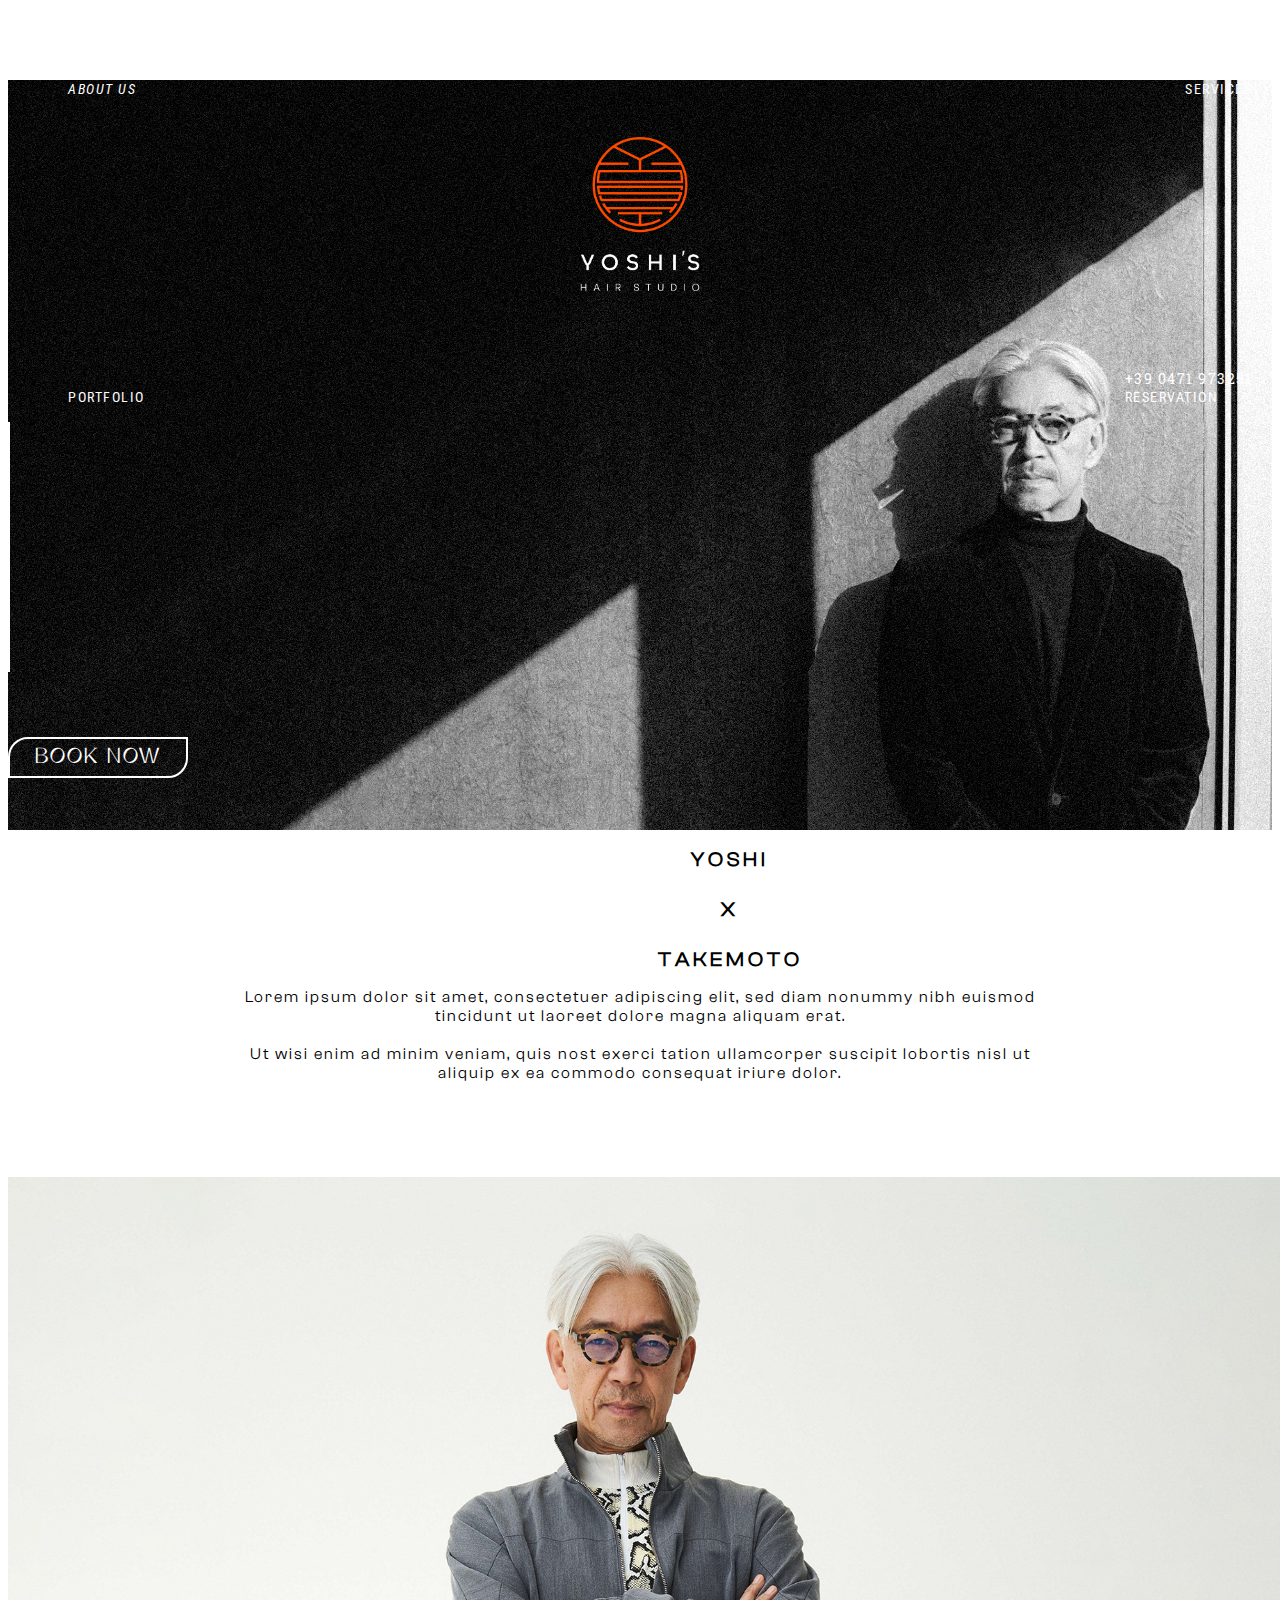
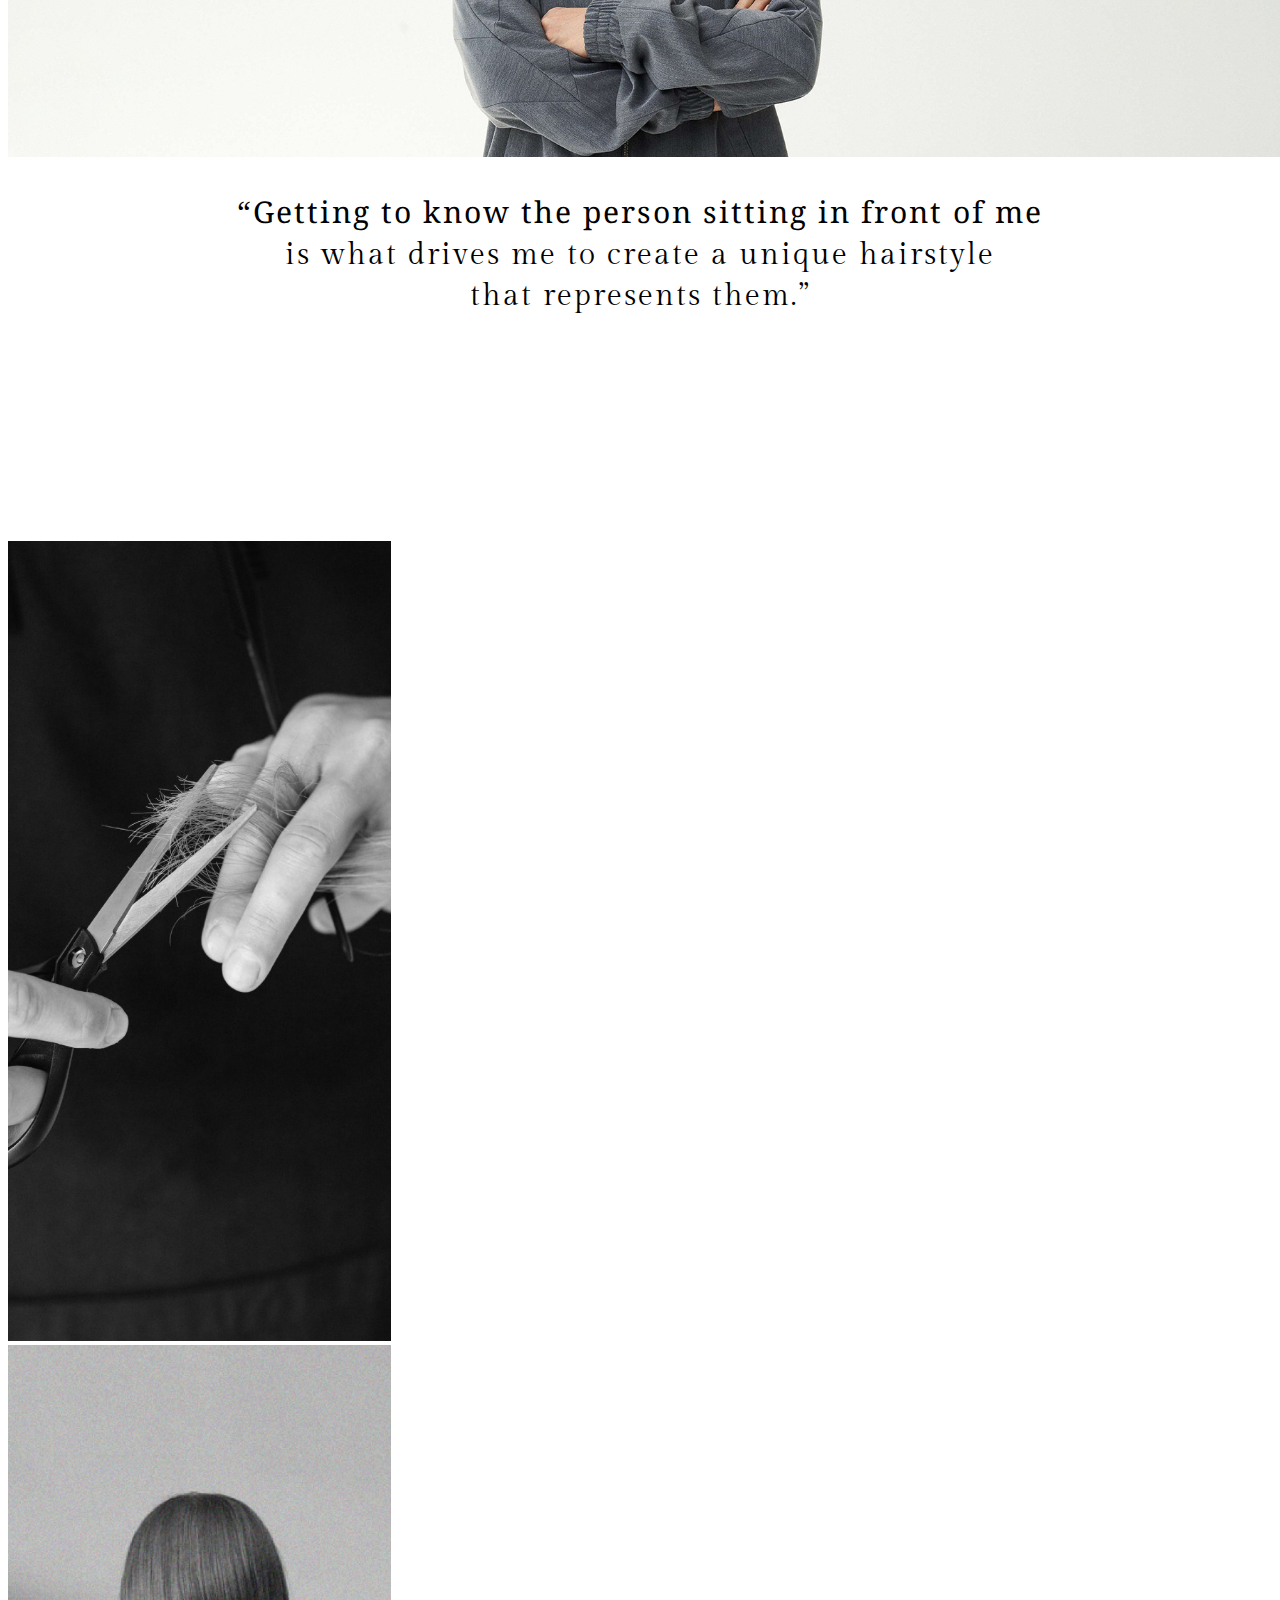
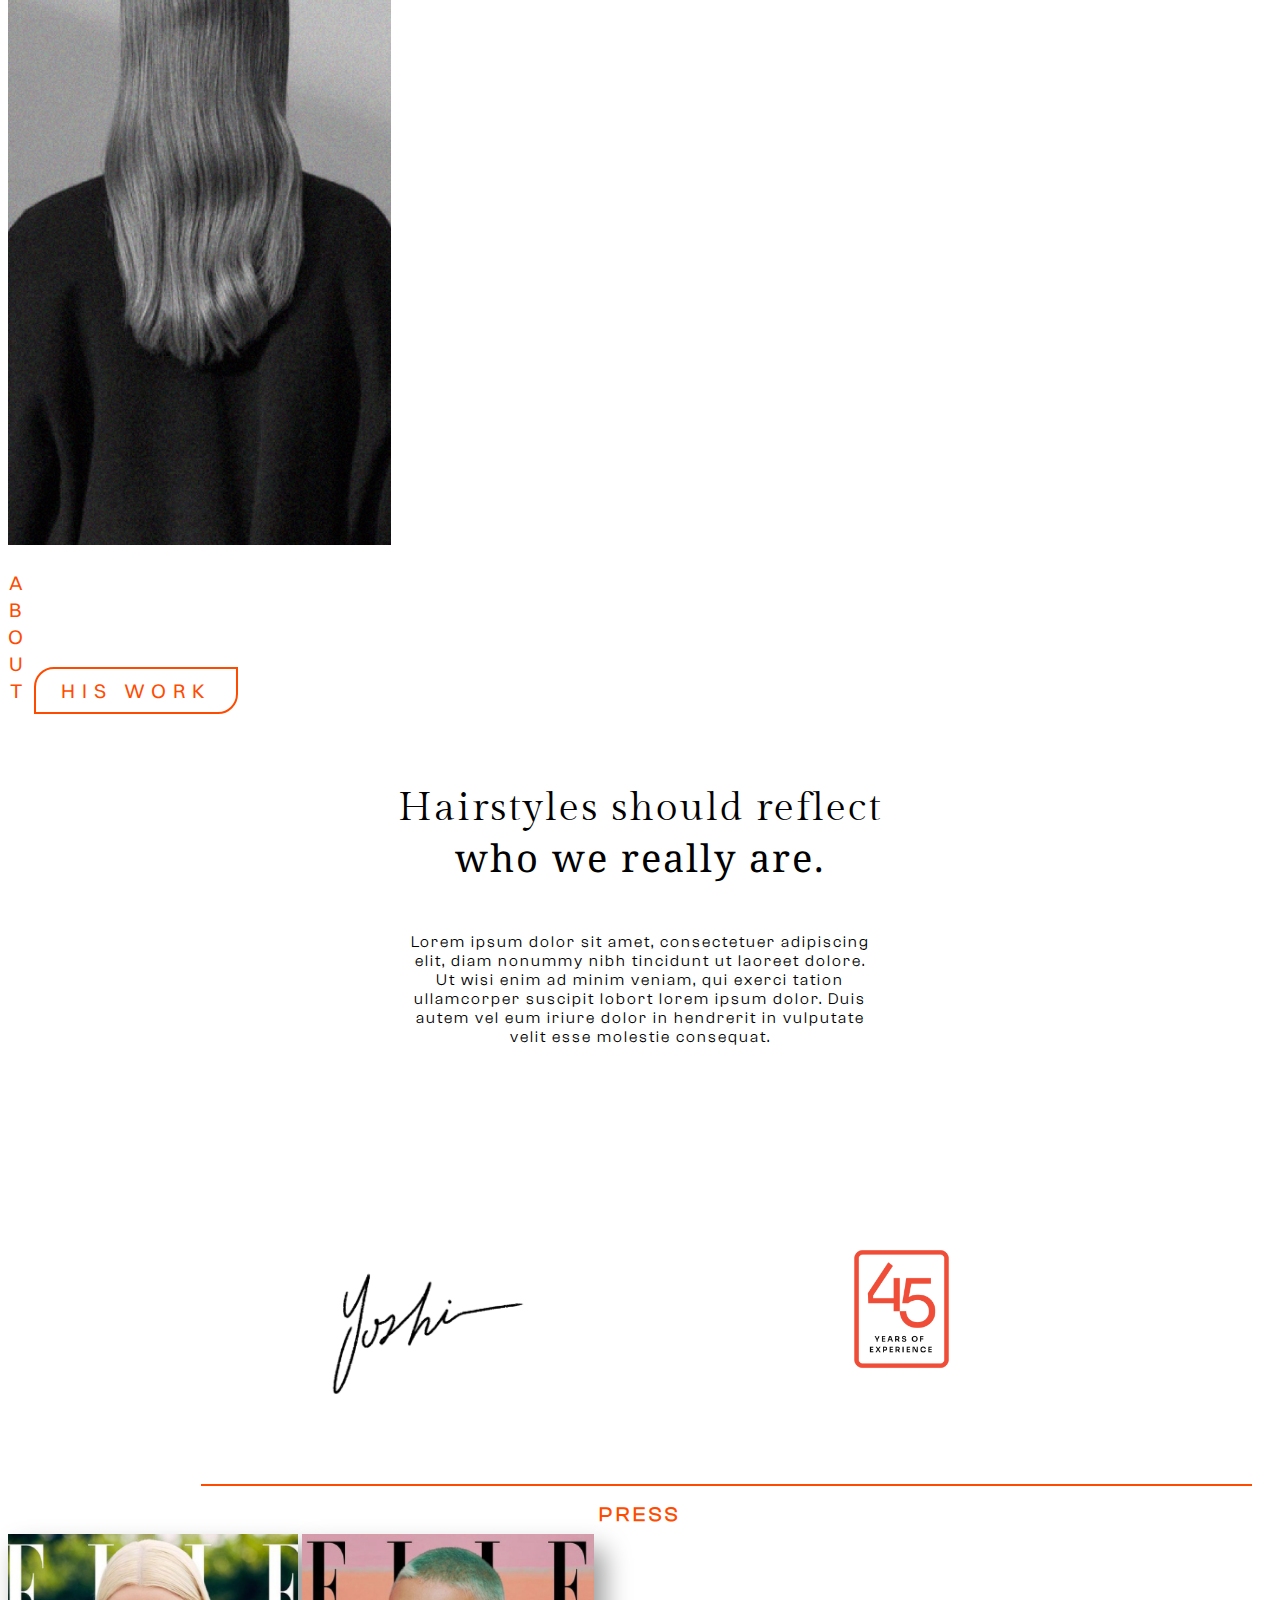
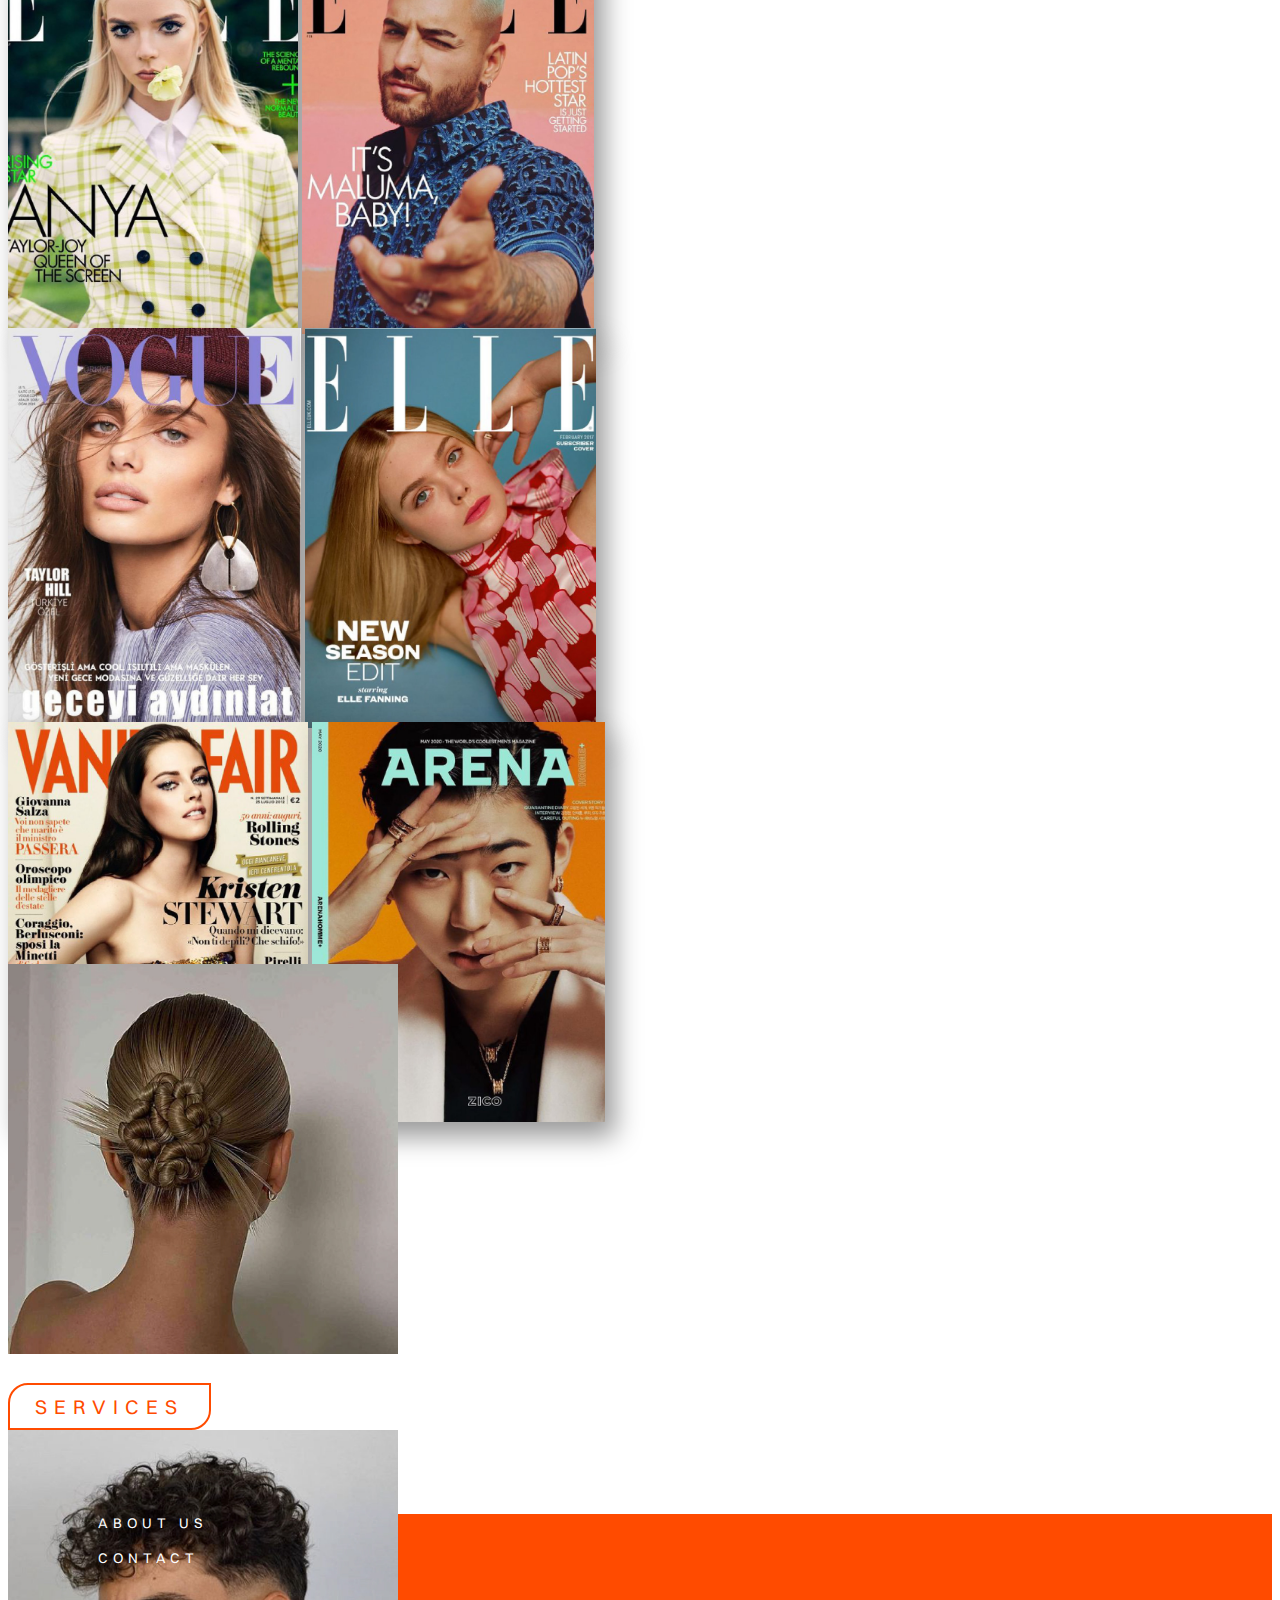
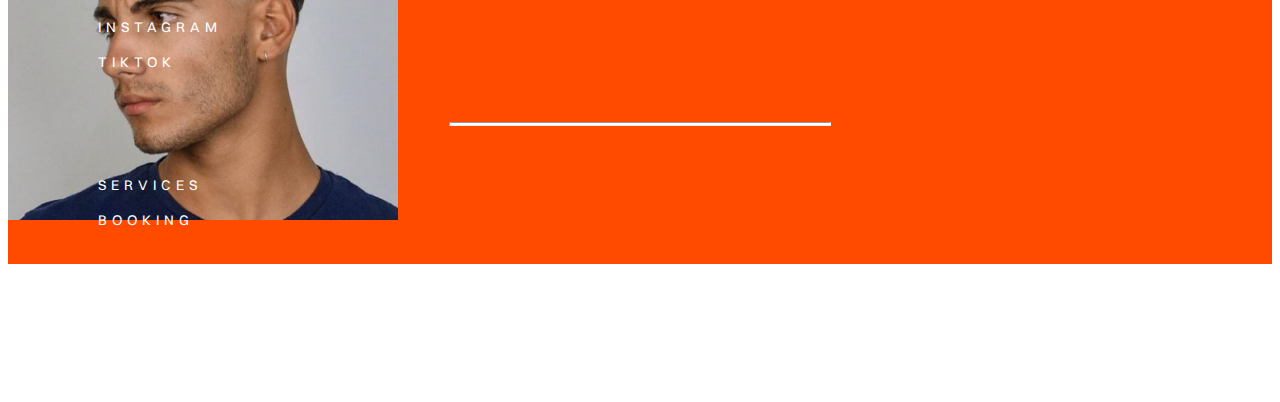
<file: about.html>
<!DOCTYPE html>
<html lang="en">
<head>
    <meta charset="UTF-8">
    <meta name="viewport" content="width=device-width, initial-scale=1.0">
    <title>About Yoshi</title>
    <link href="https://cdn.jsdelivr.net/npm/bootstrap@5.3.2/dist/css/bootstrap.min.css" rel="stylesheet" integrity="sha384-T3c6CoIi6uLrA9TneNEoa7RxnatzjcDSCmG1MXxSR1GAsXEV/Dwwykc2MPK8M2HN" crossorigin="anonymous">
    <script src="https://cdn.jsdelivr.net/npm/bootstrap@5.3.2/dist/js/bootstrap.bundle.min.js" integrity="sha384-C6RzsynM9kWDrMNeT87bh95OGNyZPhcTNXj1NW7RuBCsyN/o0jlpcV8Qyq46cDfL" crossorigin="anonymous"></script>
    <link rel="shortcut icon" href="../images/home/icon_logo.png" type="image/x-icon">
    <link rel="stylesheet" href="../css/about.css">
</head>
<body>
    
    <div class="container-fluid header">
    
        <div class="container-fluid ">
        <nav class="row navigationBar"> <!--fixed-top-->
            <div class="col-4">
                <ul class="navFirstSection">  
                    <li>
                    <a class="italicFont" href="about.html">ABOUT US</a>
                    </li>
                    <li>
                    <a class="navFont" href="services.html">SERVICES</a>
                    </li>
                </ul>   
            </div>
            <div class="col-4 logo">
                <a href="index.html">
                    <img  class="logo" src="../images/home/yoshi_logo.png">
                </a>
            </div>
            <div class="col-4">
                <ul class="navSecondSection">
                    <li>
                        <a class="navFont" href="portfolio.html">PORTFOLIO</a>
                    </li>
                    <div class="">
                        <li class="phoneWeb">
                            <a class="phoneFont" href="#">+39 0471 973251</a>
                        </li>
                        <li>
                            <a class="navFont" href="reservation.html">RESERVATION</a>
                        </li>
                    </div>
                    
                </ul>
            </div>
        </nav>
        </div>
            
    
            <div class="container-fluid">
                <div class="row">
                    <div class="callToActionSection col-12 d-flex justify-content-center align-items-center flex-column">
                        <div class="vlWhite"></div>
                        <!--<img class="whiteLine" src="../images/home/white_line.png">-->
                        <button class="callToActionButton"><a class="whiteTextBtn" href="reservation.html">BOOK NOW</a></button>
                    </div>
                </div>
            </div>
    
    </div>

    <div class="container-fluid">
        <div class="row introSection">
            <div class="col-lg-4 col-md-12 col-12 d-flex justify-content-center align-items-center yoshiTitle">
                <h2 class="sansFont">YOSHI <br><br>X<br><br> TAKEMOTO </h2>
            </div>
            <div class="col-lg-8 col-md-12 col-12 d-flex justify-content-center align-items-center text-center aboutYoshiText">
                <p class="bodyText"> Lorem ipsum dolor sit amet, consectetuer adipiscing elit, sed diam nonummy nibh euismod tincidunt ut laoreet dolore magna aliquam erat.<br><br> Ut wisi enim ad minim veniam, quis nost exerci tation ullamcorper suscipit lobortis nisl ut aliquip ex ea commodo consequat iriure dolor. </p>
            </div>
        </div>  
        <div class="row">
            <div class="col-lg-12 d-flex flex-column justify-content-center align-items-center">
                <img class="bigImg mb-3" src="../images/about/yoshi_1.jpeg">
                <img class="bigImgMobile mb-3" src="../images/about/yoshi_mobile.jpg">
            </div>
        </div>  
        <div class="row quoteSection">
            <div class="col-lg-12 col-md-12 col-12 d-flex flex-column justify-content-center align-items-center text-center">
                <p class="serifQuoteFont">“Getting to know the person sitting in front of me <br><span class="quoteText">is what drives me to create a unique hairstyle <br>that represents them.”</span> </p>
            </div>
        </div>
        <div class="row">
            <div class="col-lg-4 col-md-6 col-6 d-flex justify-content-end align-items-center">
                <img class="tallImg" src="../images/about/photos_about_1.jpg">
            </div>
            <div class="col-lg-4 col-md-6 col-6 d-flex justify-content-end align-items-center">
                <img class="tallImg" src="../images/about/photos_about_2.jpg">
            </div>
            <div class="col-lg-4 col-12 aboutWorkSection d-flex flex-column justify-content-center align-items-center text-center">
                <p class="verticalText mb-5"> A <br> B <br> O <br> U <br> T </p>
                <button class="redBtn mt-5"><a class="redTextBtn" href="portfolio.html">HIS WORK</a></button>
            </div>
        </div>  
        <div class="row signatureSection">
            <div class="col-lg-12 col-md-12 col-12 d-flex flex-column justify-content-center align-items-center text-center">
                <h3 class="subtitleSerif mb-5"> Hairstyles should reflect <br><span class="subtitleItalics">who we really are.</span> </h3>
                <p class="bodyText marginText"> Lorem ipsum dolor sit amet, consectetuer adipiscing elit, diam nonummy nibh tincidunt ut laoreet dolore. Ut wisi enim ad minim veniam, qui exerci tation ullamcorper suscipit lobort lorem ipsum dolor. Duis autem vel eum iriure dolor in hendrerit in vulputate velit esse molestie consequat.</p>
            </div>
        </div>  
        <div class="row">
            <div class="col-lg-12 col-md-12 col-12 labelSection">
                <img class="signature " src="../images/about/firma.jpg">
                <img class="stamp " src="../images/about/45.png">
            </div>
        </div>   
    </div>

    <div class="container pressSection">
        <div class="row">
            <div class="col-12 d-flex justify-content-center align-items-center mb-5">
                <hr class="redLine">
                <h2 class="sansFont red">PRESS</h2>
            </div>
        </div>

        <div class="row pressWeb">
            <div class="col-lg-4 mt-5 d-flex flex-column justify-content-center align-items-center">
                <img class="magImg mb-5" src="../images/about/mag_1.jpg">
                <img class="magImg " src="../images/about/mag_2.jpg">
            </div>
            <div class="col-lg-4 mt-5 d-flex flex-column justify-content-center align-items-center">
                <img class="magImg mb-5" src="../images/about/mag_3.jpg">
                <img class="magImg" src="../images/about/mag_4.jpg">
            </div>
            <div class="col-lg-4 mt-5 d-flex flex-column justify-content-center align-items-center">
                <img class="magImg mb-5" src="../images/about/mag_5.jpg">
                <img class="magImg " src="../images/about/mag_6.jpg">
            </div>
        </div>

        <div class="pressMobile">
        <div id="carouselExampleIndicators" class="col-12 review carousel slide d-flex">
            <div class="carousel-inner text-center">
                <div class="carousel-item active">
                    <img src="../images/about/mag_1.jpg" class="d-block w-75" alt="...">
                </div>
                <div class="carousel-item">
                    <img src="../images/about/mag_2.jpg" class="d-block w-75" alt="...">
                </div>
                <div class="carousel-item">
                    <img src="../images/about/mag_3.jpg" class="d-block w-75" alt="...">
                </div>
                <div class="carousel-item">
                    <img src="../images/about/mag_4.jpg" class="d-block w-75" alt="...">
                </div>
                <div class="carousel-item">
                    <img src="../images/about/mag_5.jpg" class="d-block w-75" alt="...">
                </div>
                <div class="carousel-item">
                    <img src="../images/about/mag_6.jpg" class="d-block w-75" alt="...">
                </div> 
            </div>
            <div class="">
                <button class="carousel-control-prev" type="button" data-bs-target="#carouselExampleIndicators" data-bs-slide="prev">
                    <span class="carousel-control-prev-icon" aria-hidden="true"></span>
                    <span class="visually-hidden"></span>
                  </button>
                  <button class="carousel-control-next" type="button" data-bs-target="#carouselExampleIndicators" data-bs-slide="next">
                    <span class="carousel-control-next-icon" aria-hidden="true"></span>
                    <span class="visually-hidden"></span>
                  </button>
            </div>
        </div>
    </div>


    </div>

    <div class="container finalCTA">
        <div class="row">
            <div class="col-lg-4 d-flex justify-content-center align-items-center">
                <img class="squareImg " src="../images/about/hairstyle_w.jpg">
            </div>
            <div class="col-lg-4 d-flex justify-content-center align-items-center">
                <button class="redBtn"><a class="redTextBtn" href="services.html">SERVICES</a></button>
            </div>
            <div class="col-lg-4 d-flex justify-content-center align-items-center">
                <img class="squareImg " src="../images/about/hairstyle_m.jpg">
            </div>
        </div>
    </div>


    <footer>
        <div class="container-fluid footerSectionWeb">
            <div class="row ">
                <div class="marginRowFooter col-6 d-flex justify-content-evenly">
                    <ul>
                        <li>  <a class="footerFont" href="about.html">ABOUT US</a> </li>
                    </ul>
                    <ul>
                        <li>  <a class="footerFont" href="index.html">CONTACT</a> </li>
                    </ul>
                </div>

                <div class="marginRowFooter col-6 d-flex justify-content-evenly">
                    <ul>
                        <li>  <a class="footerFont" href="https://www.instagram.com/">INSTAGRAM</a> </li>
                    </ul>
                    <ul>
                        <li>  <a class="footerFont" href="https://www.tiktok.com/en/">TIKTOK</a> </li>
                    </ul>
                </div>
            </div>

            <div class="col-12 d-flex justify-content-center">
                <hr class="horizontalLineWhite">
                
            </div>

            <div class="row">
                <div class="marginRowFooter col-6 d-flex justify-content-evenly">
                    <ul>
                        <li>  <a class="footerFont" href="services.html">SERVICES</a> </li>
                    </ul>
                    <ul>
                        <li>  <a class="footerFont" href="reservation.html">BOOKING</a> </li>
                    </ul>
                </div>
                <div class="marginRowFooter  col-6 d-flex justify-content-evenly">
                    <ul>
                        <li>  <a class="footerFont" href="https://www.facebook.com/">FACEBOOK</a> </li>
                    </ul>
                    <ul>
                        <li>  <a class="footerFont" href="https://twitter.com/?lang=en">X</a> </li>
                    </ul>
                </div>

            </div>
            <div class="row">
                <div class="marginRowFooter col-md-12 col-12 d-flex justify-content-center">
                    <h7 class="legalTextFooter">@2023 YOSHI'S HAIR STUDIO.</h7>
                </div>
            </div>
        </div>

        <div class="container-fluid footerSectionMobile">
            <div class="row">
                <div class="marginRowFooterMobile col-md-12 col-12">
                    <ul class="d-flex justify-content-center">
                        <li>  <a class="footerFont" href="about.html">ABOUT US</a> </li>
                        <li>  <a class="footerFont" href="index.html">CONTACT</a> </li>
                    </ul>
                </div>
            </div>

            <div class="row">
                <div class="col-12 col-md-12 d-flex justify-content-center">
                    <hr class="horizontalLineWhite">
                </div>
            </div>
            <div class="row">
                <div class="marginRowFooter col-12 col-md-12 d-flex justify-content-center">
                    <ul class="d-flex justify-content-center">
                        <li>  <a class="footerFont" href="services.html">SERVICES</a> </li>
                        <li>  <a class="footerFont" href="reservation.html">BOOKING</a> </li>
                    </ul>
                </div>
            </div>

            <div class="row">
                <div class="socialMediaSection col-12 col-md-12 d-flex justify-content-center">
                    <a href="https://www.instagram.com/"><img class="socialMediaIcon" src="../images/home/icons_sm-02.png"></a>
                    <a href="https://www.facebook.com/"><img class="socialMediaIcon" src="../images/home/icons_sm-03.png"></a>
                    <a href="https://www.tiktok.com/en/"><img class="socialMediaIcon" src="../images/home/icons_sm-04.png"></a>
                    <a href="https://twitter.com/?lang=en"><img class="socialMediaIcon" src="../images/home/icons_sm-05.png"></a>
                </div>
            </div>
            <div class="row">
                <div class="marginRowFooterMobile col-12 col-md-12 d-flex justify-content-center">
                    <h7 class="legalTextFooter">@2023 YOSHI'S HAIR STUDIO.</h7>
                </div>
            </div>

        </div>

    </footer>

</body>
</html>
</file>
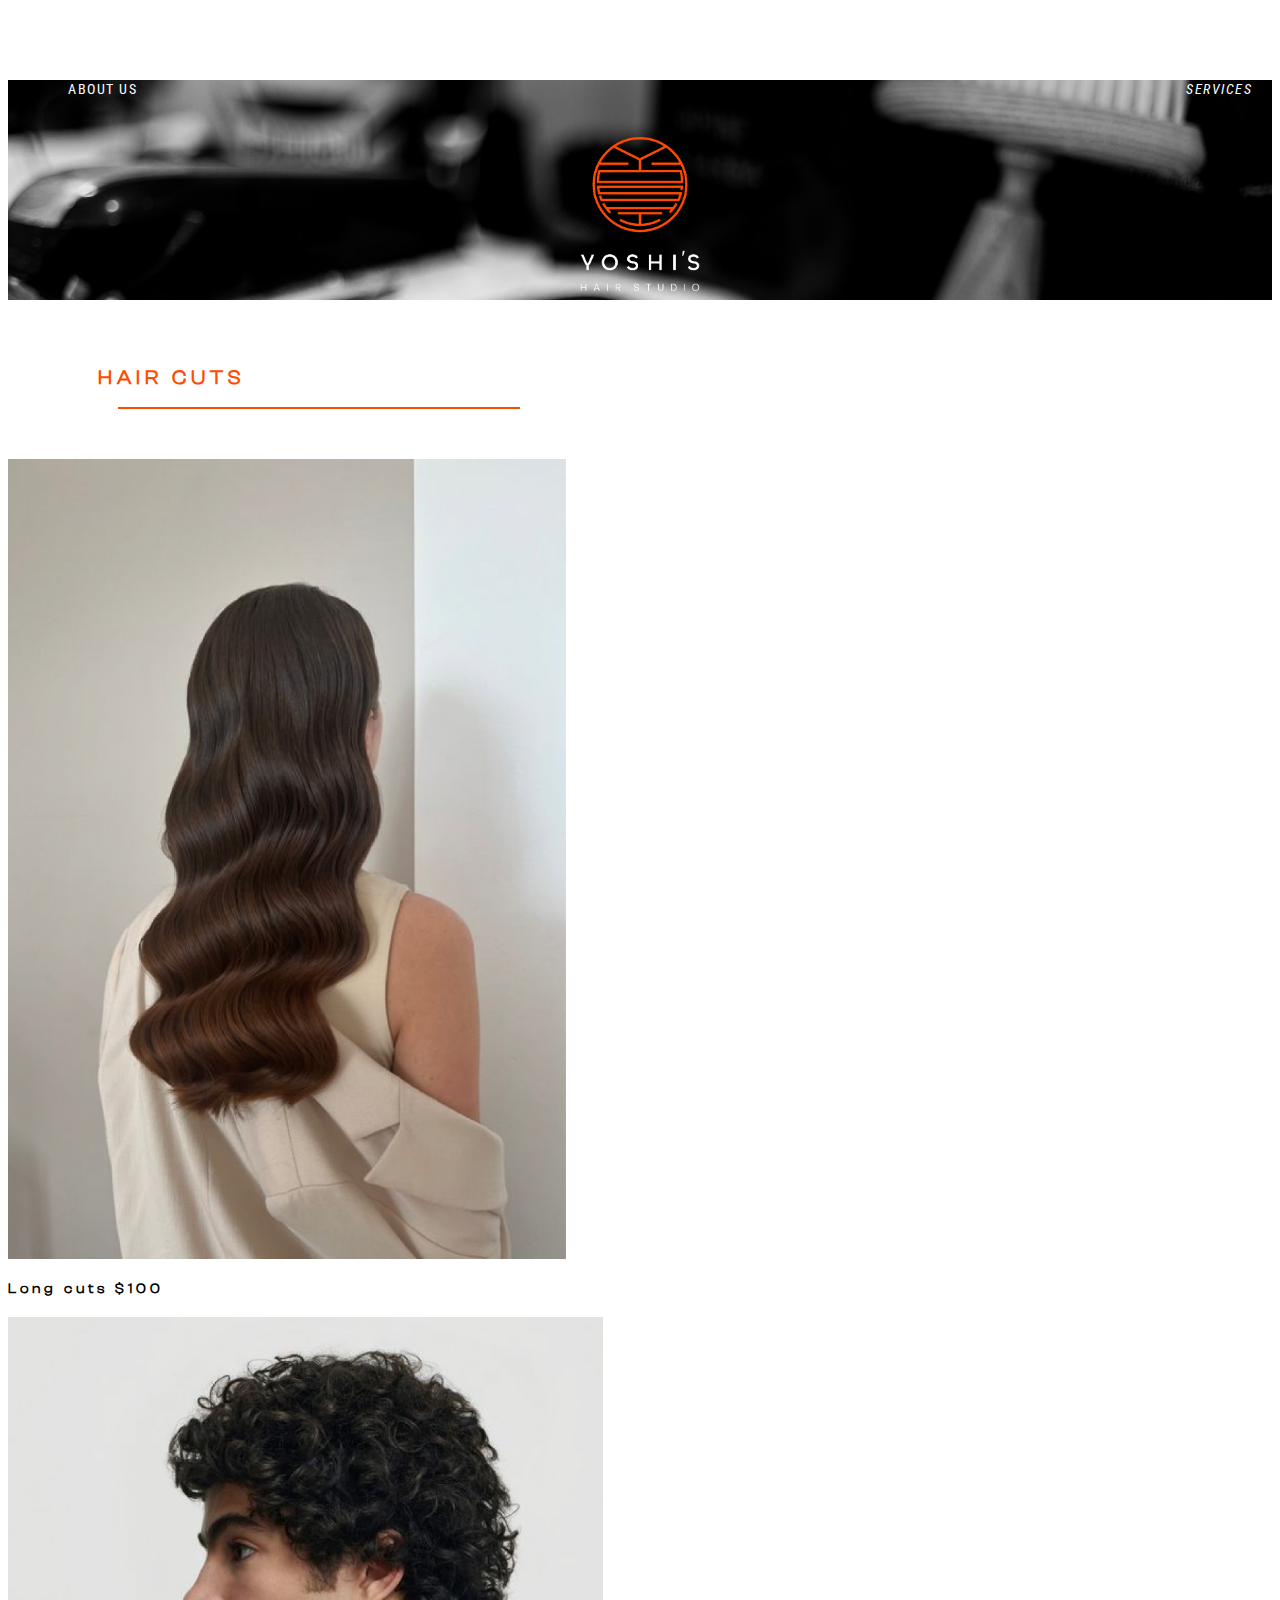
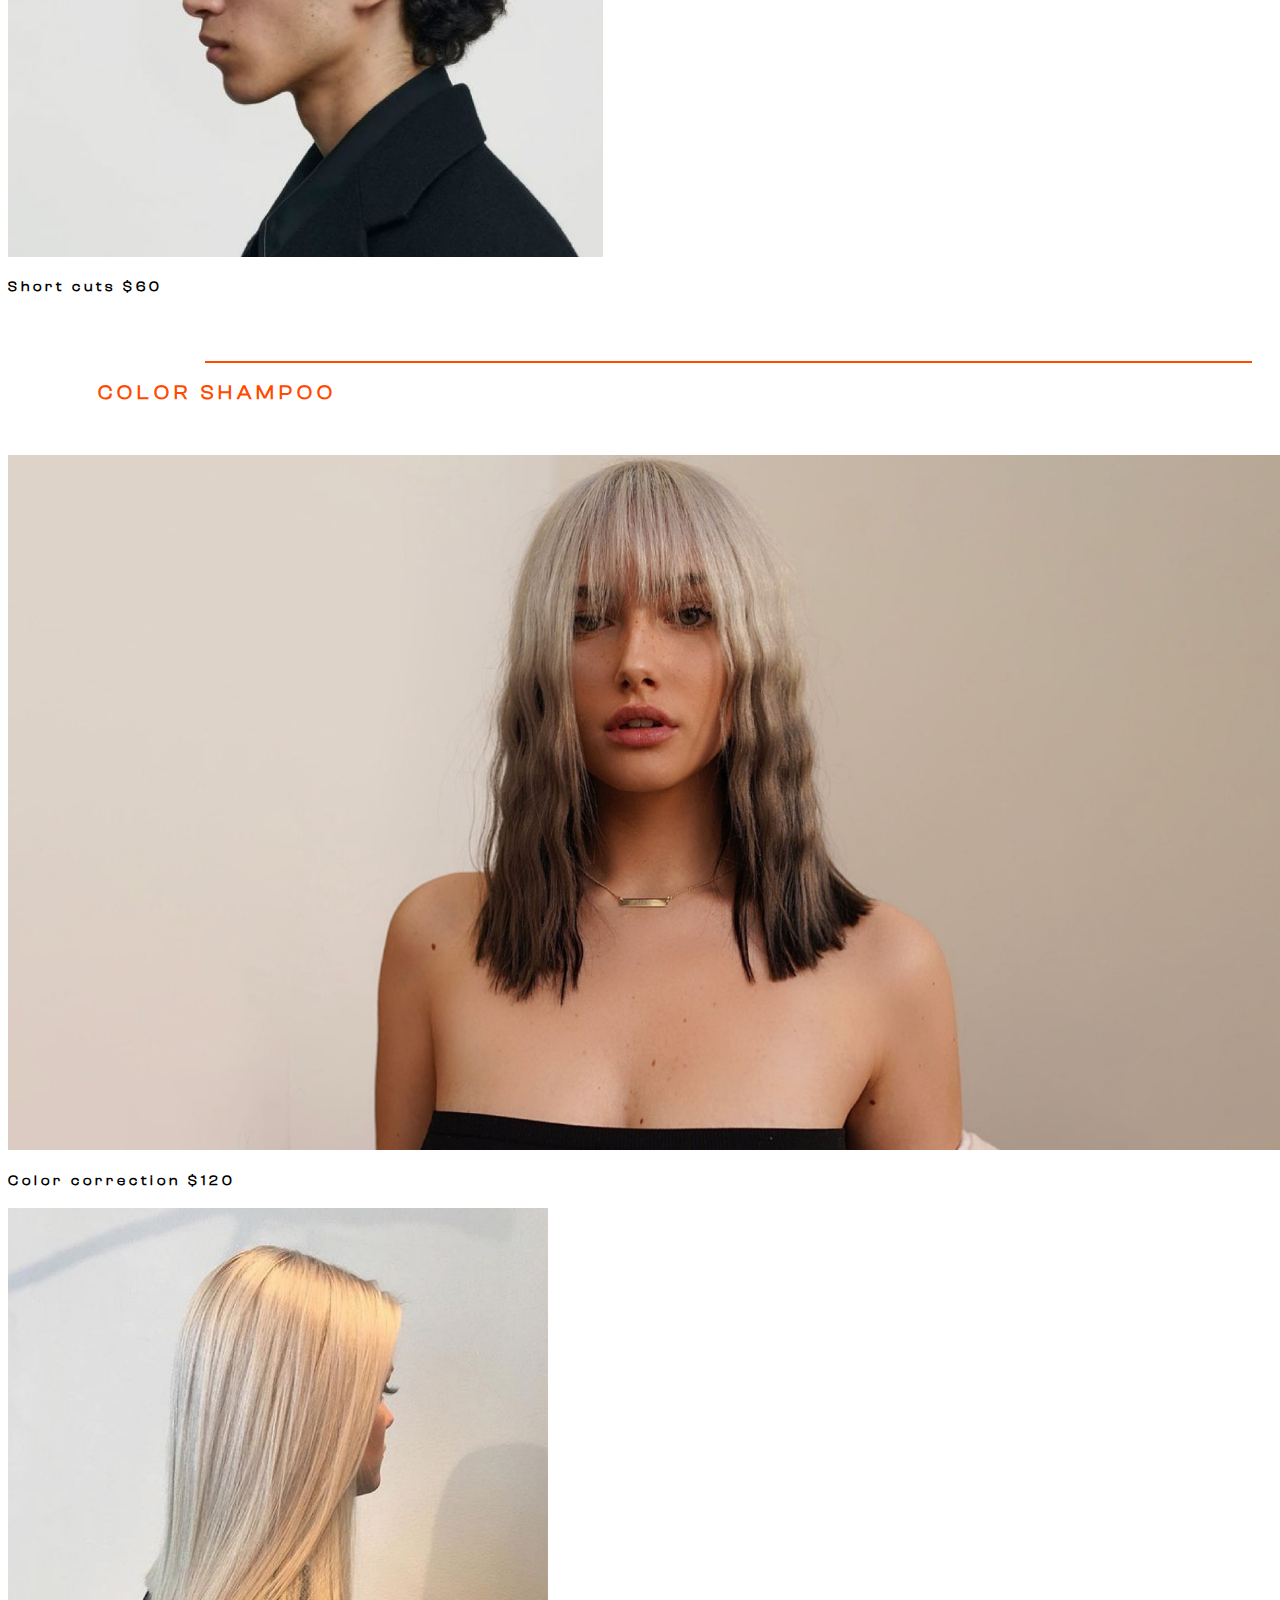
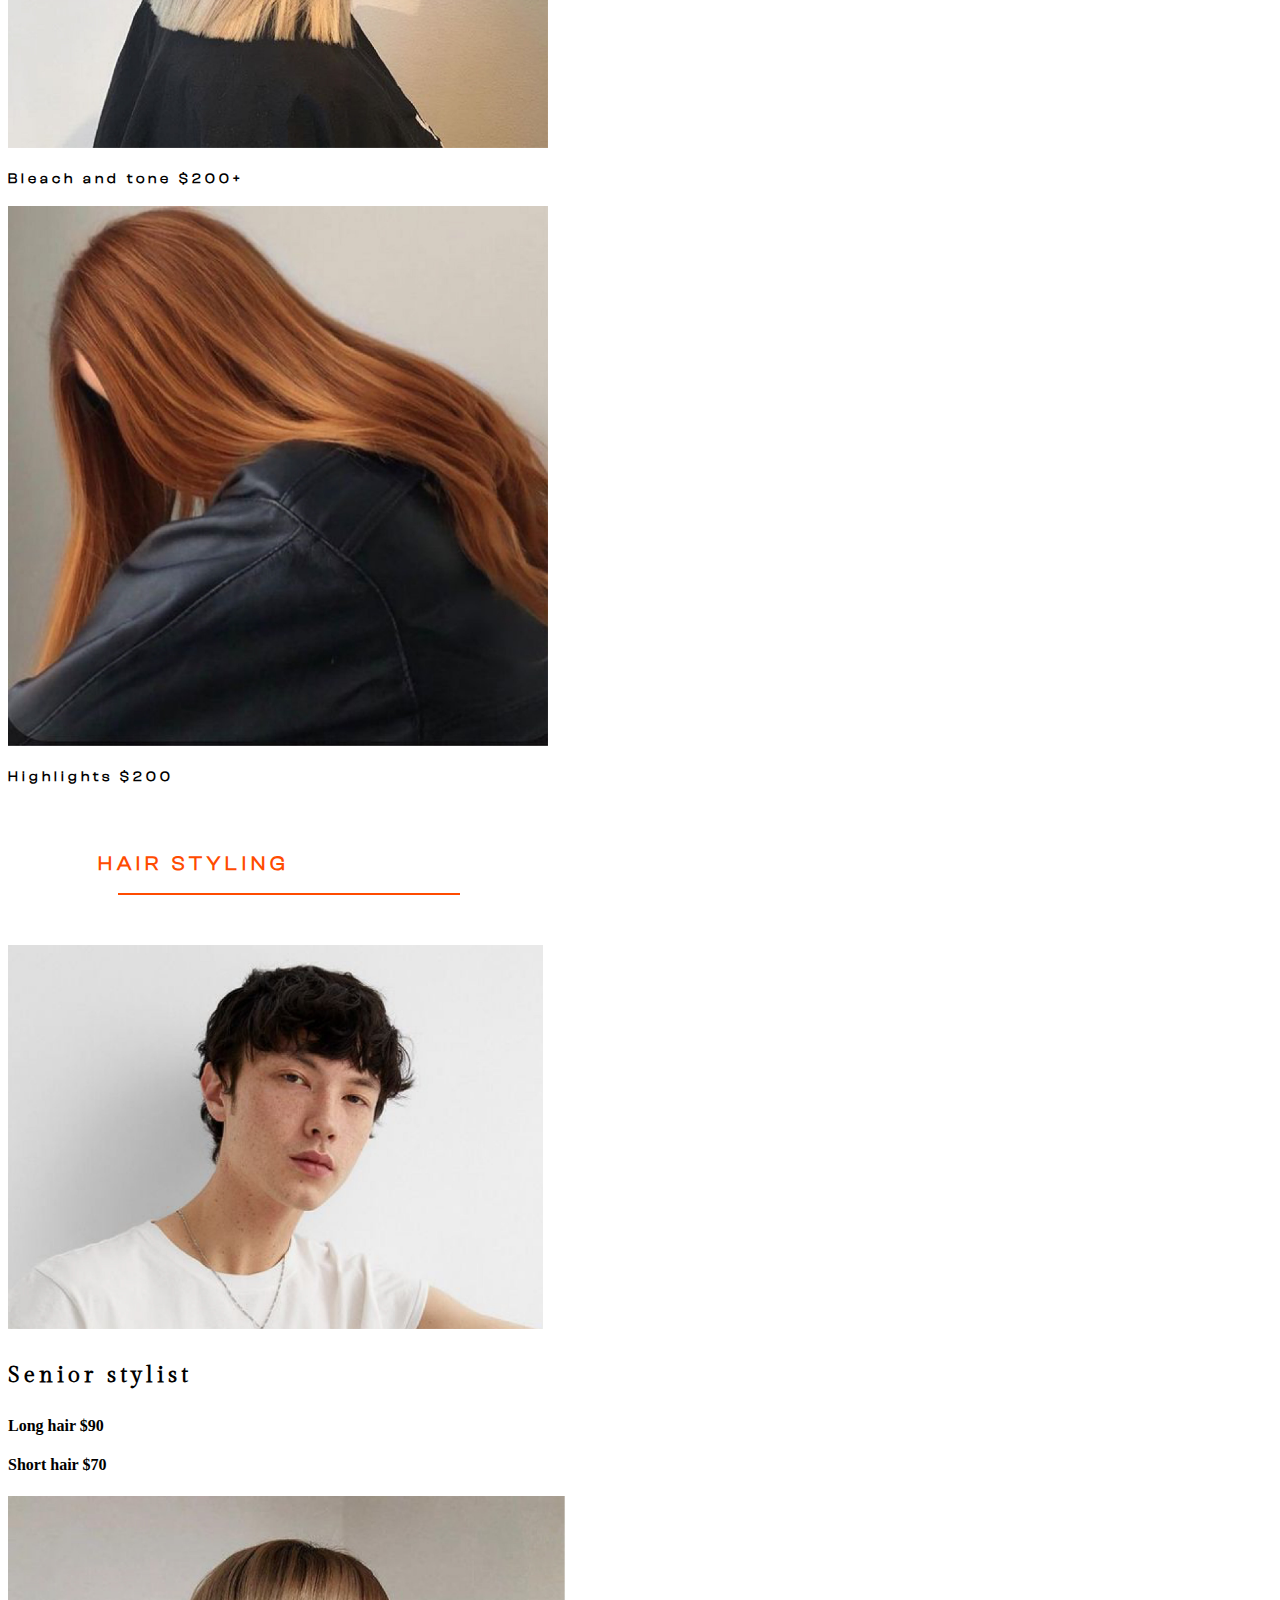
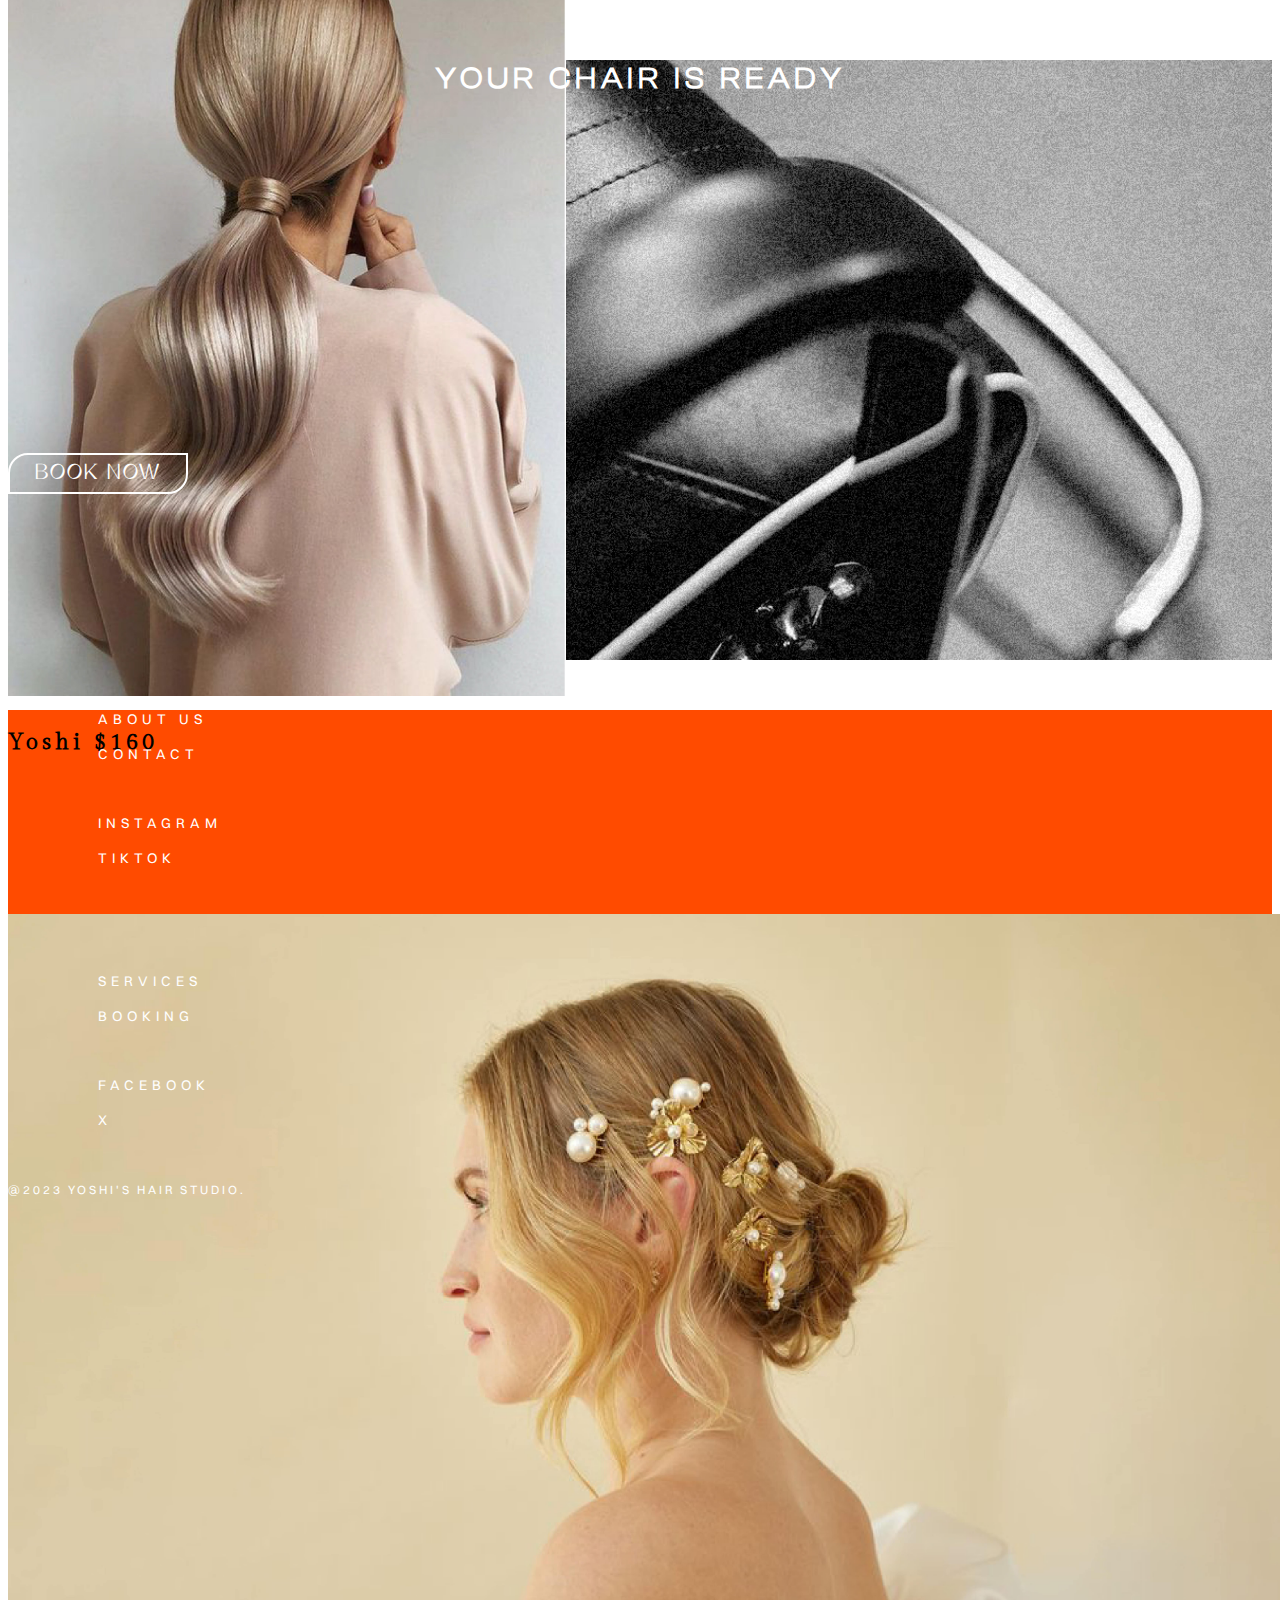
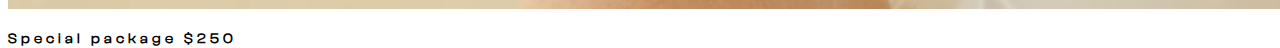
<file: services.html>
<!DOCTYPE html>
<html lang="en">
<head>
    <meta charset="UTF-8">
    <meta name="viewport" content="width=device-width, initial-scale=1.0">
    <title>Services Yoshi's Hair Studio</title>
    <link href="https://cdn.jsdelivr.net/npm/bootstrap@5.3.2/dist/css/bootstrap.min.css" rel="stylesheet" integrity="sha384-T3c6CoIi6uLrA9TneNEoa7RxnatzjcDSCmG1MXxSR1GAsXEV/Dwwykc2MPK8M2HN" crossorigin="anonymous">
    <script src="https://cdn.jsdelivr.net/npm/bootstrap@5.3.2/dist/js/bootstrap.bundle.min.js" integrity="sha384-C6RzsynM9kWDrMNeT87bh95OGNyZPhcTNXj1NW7RuBCsyN/o0jlpcV8Qyq46cDfL" crossorigin="anonymous"></script>
    <link rel="shortcut icon" href="../images/home/icon_logo.png" type="image/x-icon">
    <link rel="stylesheet" href="../css/services.css">
</head>
<body>

    <div class="container-fluid navBarTwo">
        <nav class="row"> 
            <div class="col-4">
                <ul class="navFirstSection">  
                    <li>
                    <a class=" navFont" href="about.html">ABOUT US</a>
                    </li>
                    <li>
                    <a class="italicFont" href="services.html">SERVICES</a>
                    </li>
                </ul>   
            </div>
            <div class="col-4 logo">
                <a href="home.html">
                    <img  class="logo" src="../images/home/yoshi_logo.png">
                </a>
            </div>
            <div class="col-4">
                <ul class="navSecondSection">
                    <li>
                        <a class="navFont" href="portfolio.html">PORTFOLIO</a>
                    </li>
                    <div class="">
                        <li class="phoneWeb">
                            <a class="phoneFont" href="#">+39 0471 973251</a>
                        </li>
                        <li>
                            <a class="navFont" href="reservation.html">RESERVATION</a>
                        </li>
                    </div>
                    
                </ul>
            </div>
        </nav>
    </div>

    <div class="container-fluid servicesSection">
        <div class="row">
            <div class="col-12 subtitle d-flex">
                <h2 class="sansFont red">HAIR CUTS</h2>
                <hr class="redLineOne">
            </div>
        </div>
        <div class="row">
            <div class="col-lg-6 col-md-12 col-12 d-flex flex-column justify-content-center align-items-center">
                <div>
                <img class="tallImg mb-3" src="../images/services/haircut_tall.jpg">
                <h4 class="serviceDescriptionText">Long cuts $100</h4>
                </div>
            </div>
            <div class="col-lg-6 col-md-12 col-12 d-flex flex-column justify-content-flex-start align-items-center">
                <div>
                <img class="smallImg mb-3" src="../images/services/haircut_small.jpg">
                <h4 class="serviceDescriptionText text-end">Short cuts $60</h4>
                </div>
            </div>
        </div>

        <div class="row">
            <div class="col-12 subtitle d-flex">
                <hr class="redLineTwo">
                <h2 class="sansFont red">COLOR SHAMPOO</h2>
            </div>
        </div>
        <div class="row">
            <div class="col-lg-12 col-12 d-flex flex-column justify-content-center align-items-center">
                <img class="bigImg webImg mb-3" src="../images/services/color_shampoo.jpg">
                <img class="bigImg mobileImg mb-3" src="../images/services/color_shampoo_mobile.jpg">
                <h4 class="serviceDescriptionText text-end mb-5 mt-3">Color correction $120</h4>
            </div>
        </div>
        <div class="row">
            <div class="col-lg-6 col-12 col-md-12 d-flex flex-column justify-content-center align-items-center">
                <div>
                <img class="squareImg mb-3" src="../images/services/bleach.jpg">
                <h4 class="serviceDescriptionText">Bleach and tone $200+</h4>
                </div>
            </div>
            <div class="col-lg-6 col-12 col-md-12 d-flex flex-column justify-content-flex-start align-items-center">
                <div>
                <img class="squareImg mb-3" src="../images/services/highlights.jpg">
                <h4 class="serviceDescriptionText text-end">Highlights $200</h4>
                </div>
            </div>
        </div>

        <div class="row">
            <div class="col-12 subtitle d-flex">
                <h2 class="sansFont red">HAIR STYLING</h2>
                <hr class="redLineThree">
            </div>
        </div>
        <div class="row">
            <div class="col-lg-6 col-12 col-md- 12 d-flex flex-column  align-items-center">
                <div>
                <img class="smallImgTwo mb-3" src="../images/services/hairstyling_small.jpg">
                <h4 class="serviceDescriptionTextSerif">Senior stylist</h4>
                <h4 class="serviceDescriptionTextTwo">Long hair $90</h4>
                <h4 class="serviceDescriptionTextTwo marginBottom">Short hair $70</h4>
                </div>
            </div>
            <div class="col-lg-6 col-12 col-md- 12 d-flex flex-column justify-content-flex-start align-items-center">
                <div>
                <img class="tallImg mb-3" src="../images/services/hairstyling_tall.jpg">
                <h4 class="serviceDescriptionTextSerif text-end">Yoshi $160</h4>
                </div>
            </div>
        </div>

        <div class="row">
            <div class="col-12 subtitle d-flex">
                <h2 class="sansFont red">SPECIAL EVENTS</h2>
                <hr class="redLineFour">
            </div>
        </div>
        <div class="row">
            <div class="col-lg-12 col-12 d-flex flex-column justify-content-center align-items-center">
                <img class="bigImg webImg mb-3" src="../images/services/special.jpg">
                <img class="bigImgTwo mobileImg mb-3" src="../images/services/special_mobile.jpg">
                <h4 class="serviceDescriptionText text-end mb-5 mt-3">Special package $250</h4>
            </div>
        </div>

    </div>

    <div class="container-fluid finalSection">
        <div class="row">
            <div class="col-12  d-flex flex-column justify-content-center align-items-center">
                <h2 class="bigText">YOUR CHAIR IS READY</h2>
                <div class="vlWhite"></div>
                <button class="callToActionButton"><a class="whiteTextBtn" href="reservation.html">BOOK NOW</a></button>
            </div>
        </div>
    </div>
    

    <footer>
        <div class="container-fluid footerSectionWeb">
            <div class="row ">
                <div class="marginRowFooter col-6 d-flex justify-content-evenly">
                    <ul>
                        <li>  <a class="footerFont" href="about.html">ABOUT US</a> </li>
                    </ul>
                    <ul>
                        <li>  <a class="footerFont" href="index.html">CONTACT</a> </li>
                    </ul>
                </div>

                <div class="marginRowFooter col-6 d-flex justify-content-evenly">
                    <ul>
                        <li>  <a class="footerFont" href="https://www.instagram.com/">INSTAGRAM</a> </li>
                    </ul>
                    <ul>
                        <li>  <a class="footerFont" href="https://www.tiktok.com/en/">TIKTOK</a> </li>
                    </ul>
                </div>
            </div>

            <div class="col-12 d-flex justify-content-center">
                <hr class="horizontalLineWhite">
                
            </div>

            <div class="row">
                <div class="marginRowFooter col-6 d-flex justify-content-evenly">
                    <ul>
                        <li>  <a class="footerFont" href="services.html">SERVICES</a> </li>
                    </ul>
                    <ul>
                        <li>  <a class="footerFont" href="reservation.html">BOOKING</a> </li>
                    </ul>
                </div>
                <div class="marginRowFooter  col-6 d-flex justify-content-evenly">
                    <ul>
                        <li>  <a class="footerFont" href="https://www.facebook.com/">FACEBOOK</a> </li>
                    </ul>
                    <ul>
                        <li>  <a class="footerFont" href="https://twitter.com/?lang=en">X</a> </li>
                    </ul>
                </div>

            </div>
            <div class="row">
                <div class="marginRowFooter col-md-12 col-12 d-flex justify-content-center">
                    <h7 class="legalTextFooter">@2023 YOSHI'S HAIR STUDIO.</h7>
                </div>
            </div>
        </div>

        <div class="container-fluid footerSectionMobile">
            <div class="row">
                <div class="marginRowFooterMobile col-md-12 col-12">
                    <ul class="d-flex justify-content-center">
                        <li>  <a class="footerFont" href="about.html">ABOUT US</a> </li>
                        <li>  <a class="footerFont" href="index.html">CONTACT</a> </li>
                    </ul>
                </div>
            </div>

            <div class="row">
                <div class="col-12 col-md-12 d-flex justify-content-center">
                    <hr class="horizontalLineWhite">
                </div>
            </div>
            <div class="row">
                <div class="marginRowFooter col-12 col-md-12 d-flex justify-content-center">
                    <ul class="d-flex justify-content-center">
                        <li>  <a class="footerFont" href="services.html">SERVICES</a> </li>
                        <li>  <a class="footerFont" href="reservation.html">BOOKING</a> </li>
                    </ul>
                </div>
            </div>

            <div class="row">
                <div class="socialMediaSection col-12 col-md-12 d-flex justify-content-center">
                    <a href="https://www.instagram.com/"><img class="socialMediaIcon" src="../images/home/icons_sm-02.png"></a>
                    <a href="https://www.facebook.com/"><img class="socialMediaIcon" src="../images/home/icons_sm-03.png"></a>
                    <a href="https://www.tiktok.com/en/"><img class="socialMediaIcon" src="../images/home/icons_sm-04.png"></a>
                    <a href="https://twitter.com/?lang=en"><img class="socialMediaIcon" src="../images/home/icons_sm-05.png"></a>
                </div>
            </div>
            <div class="row">
                <div class="marginRowFooterMobile col-12 col-md-12 d-flex justify-content-center">
                    <h7 class="legalTextFooter">@2023 YOSHI'S HAIR STUDIO.</h7>
                </div>
            </div>

        </div>

    </footer>

</body>
</html>
</file>
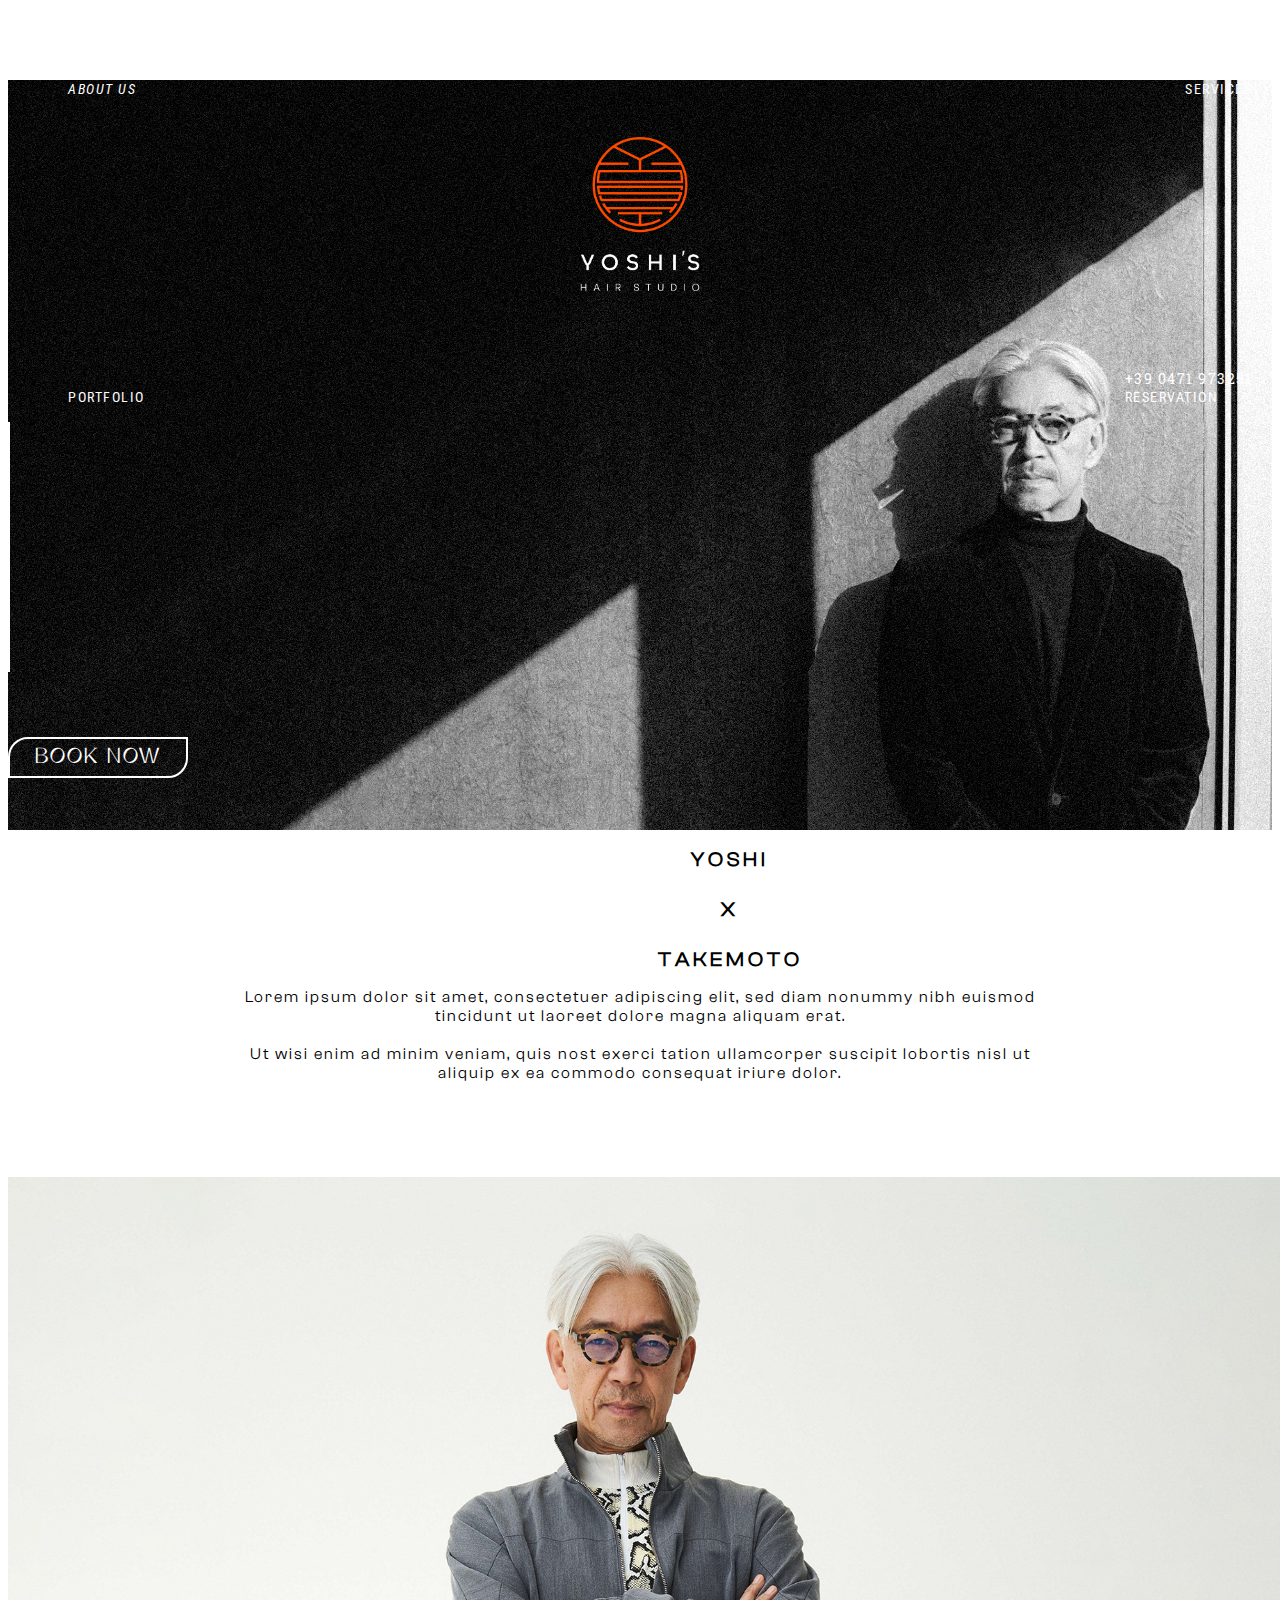
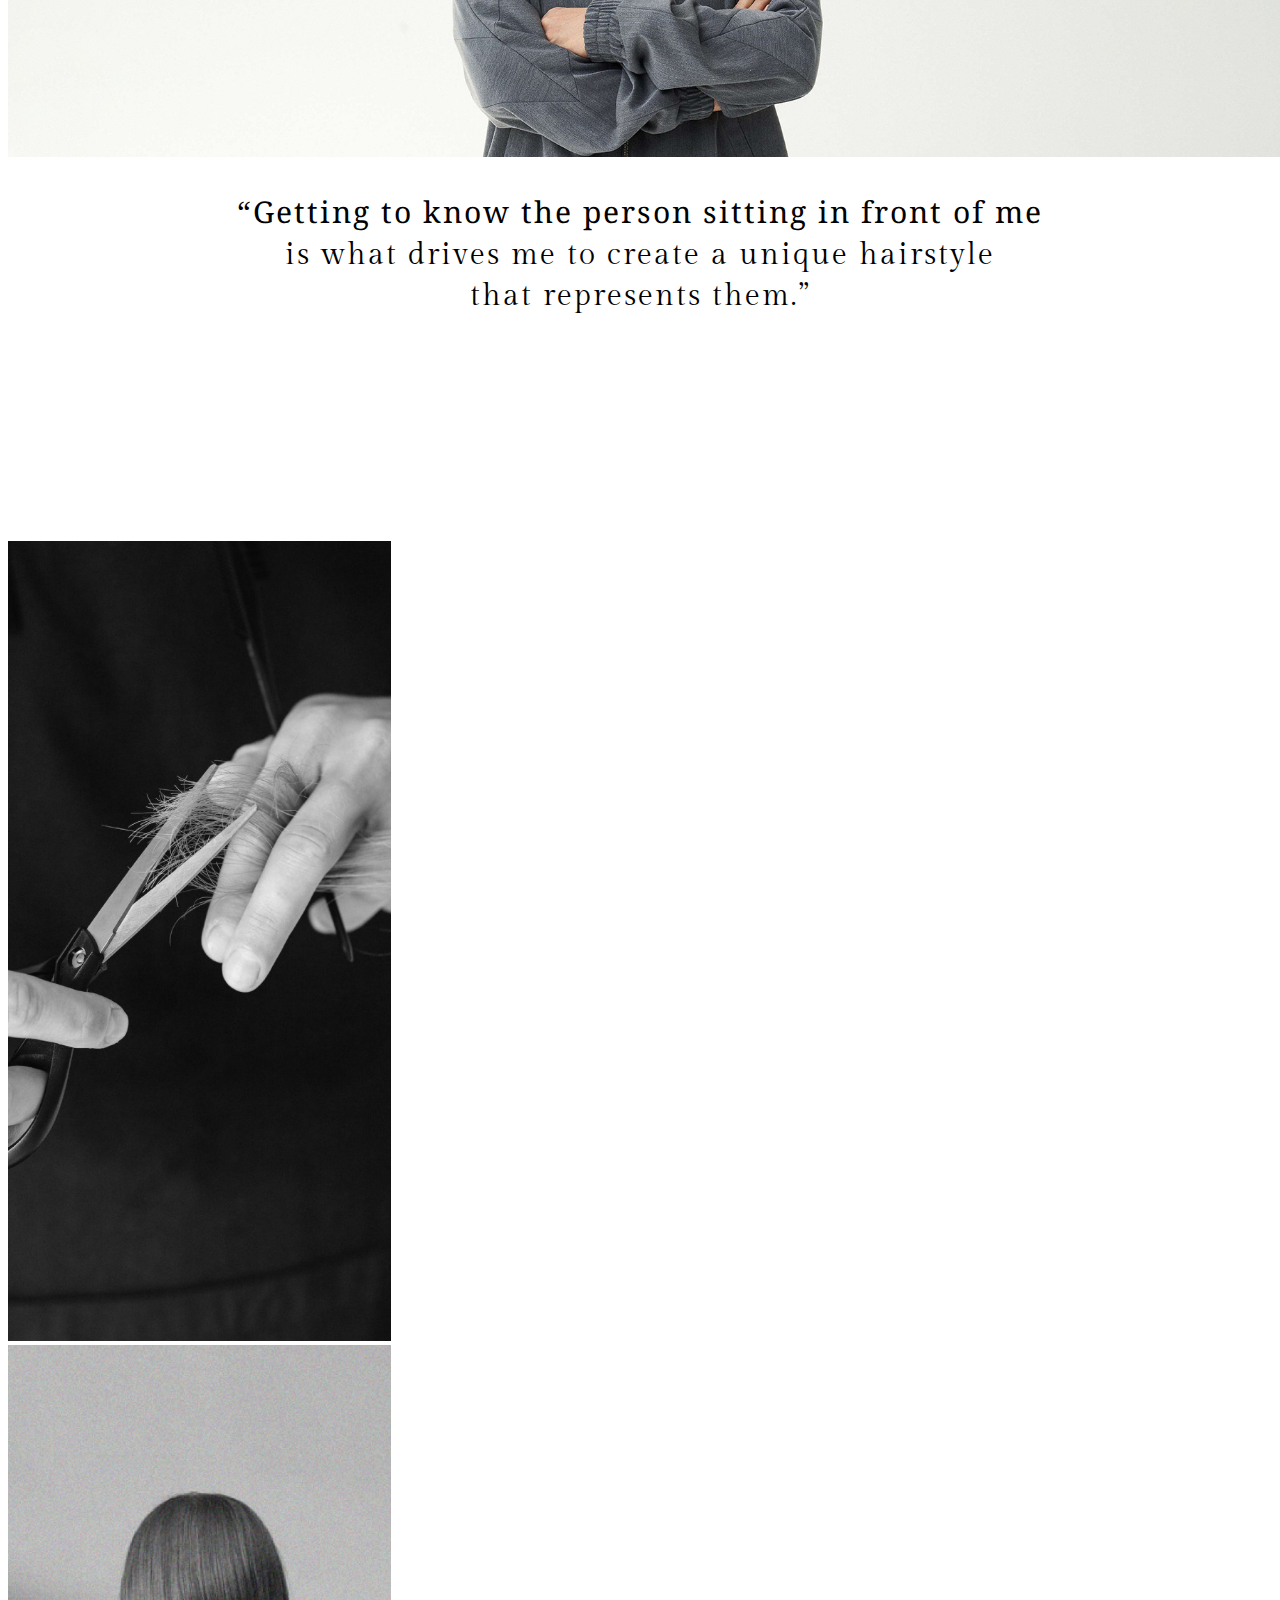
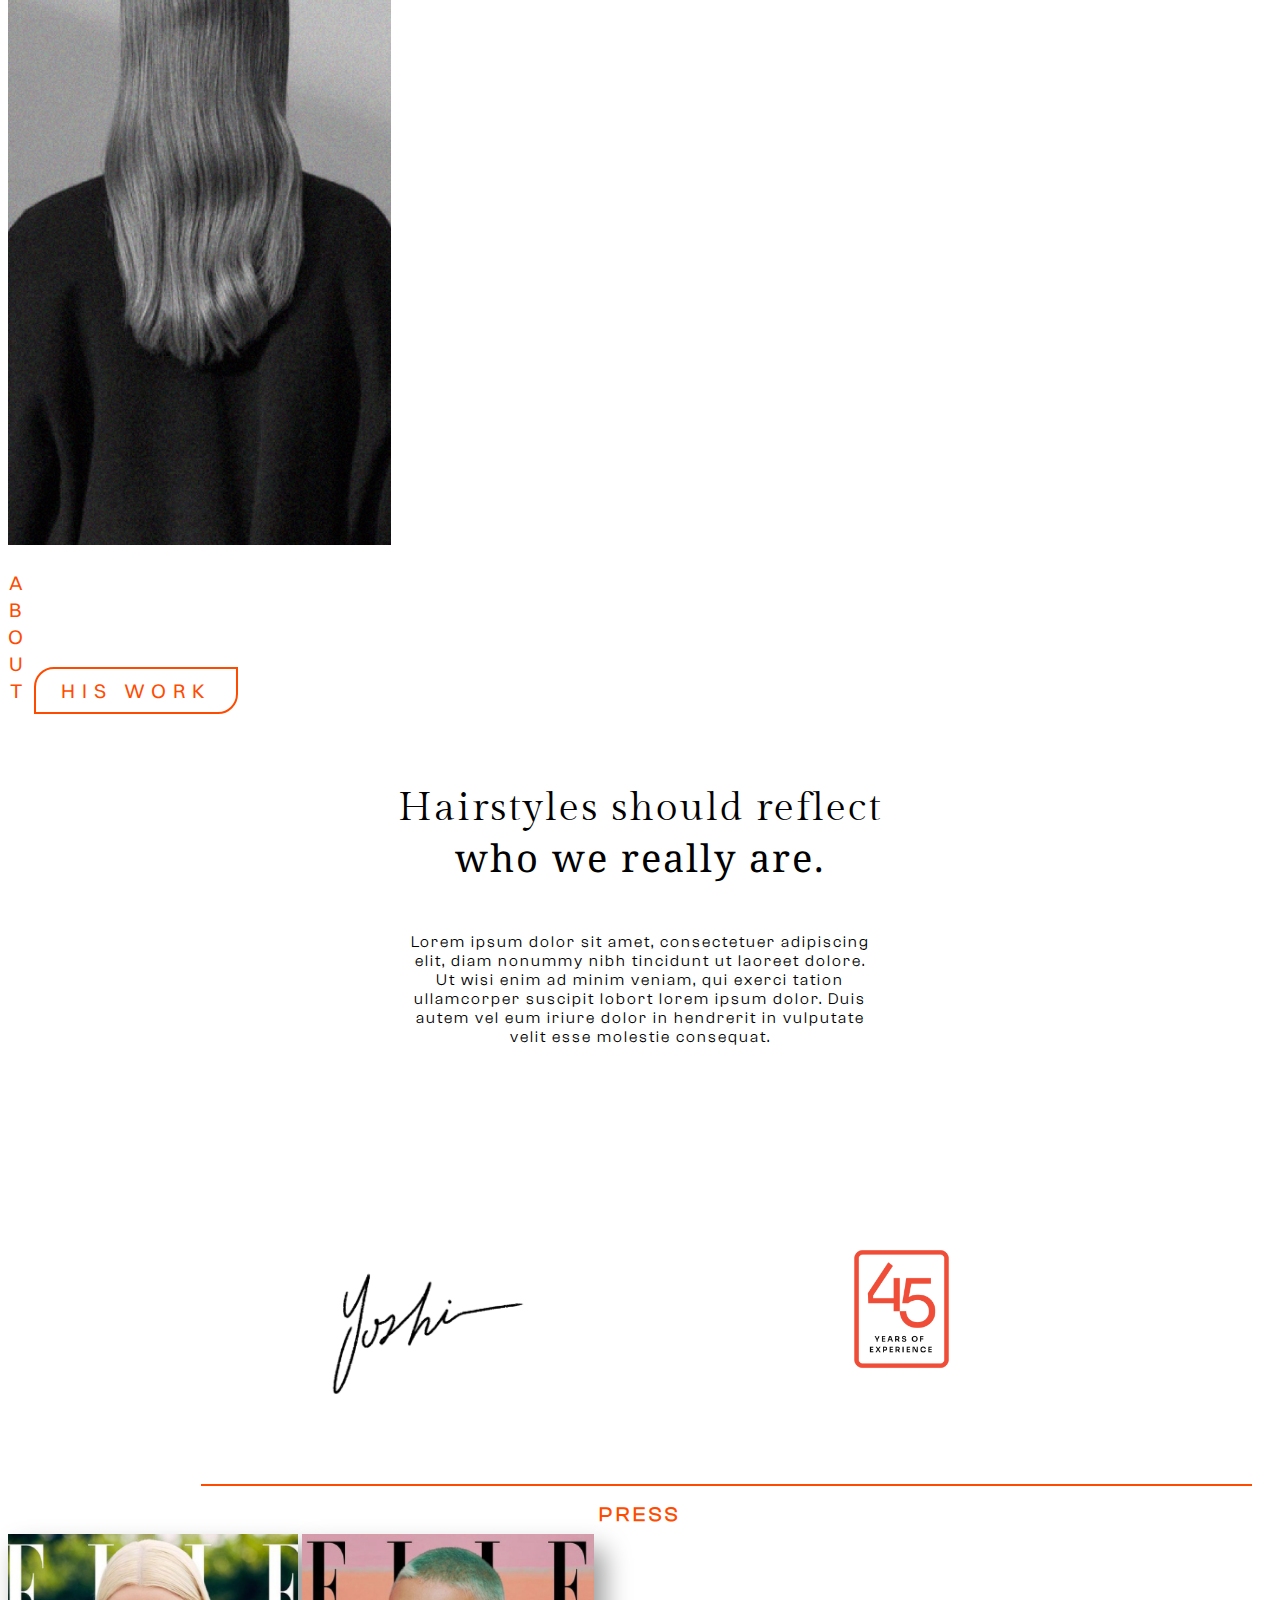
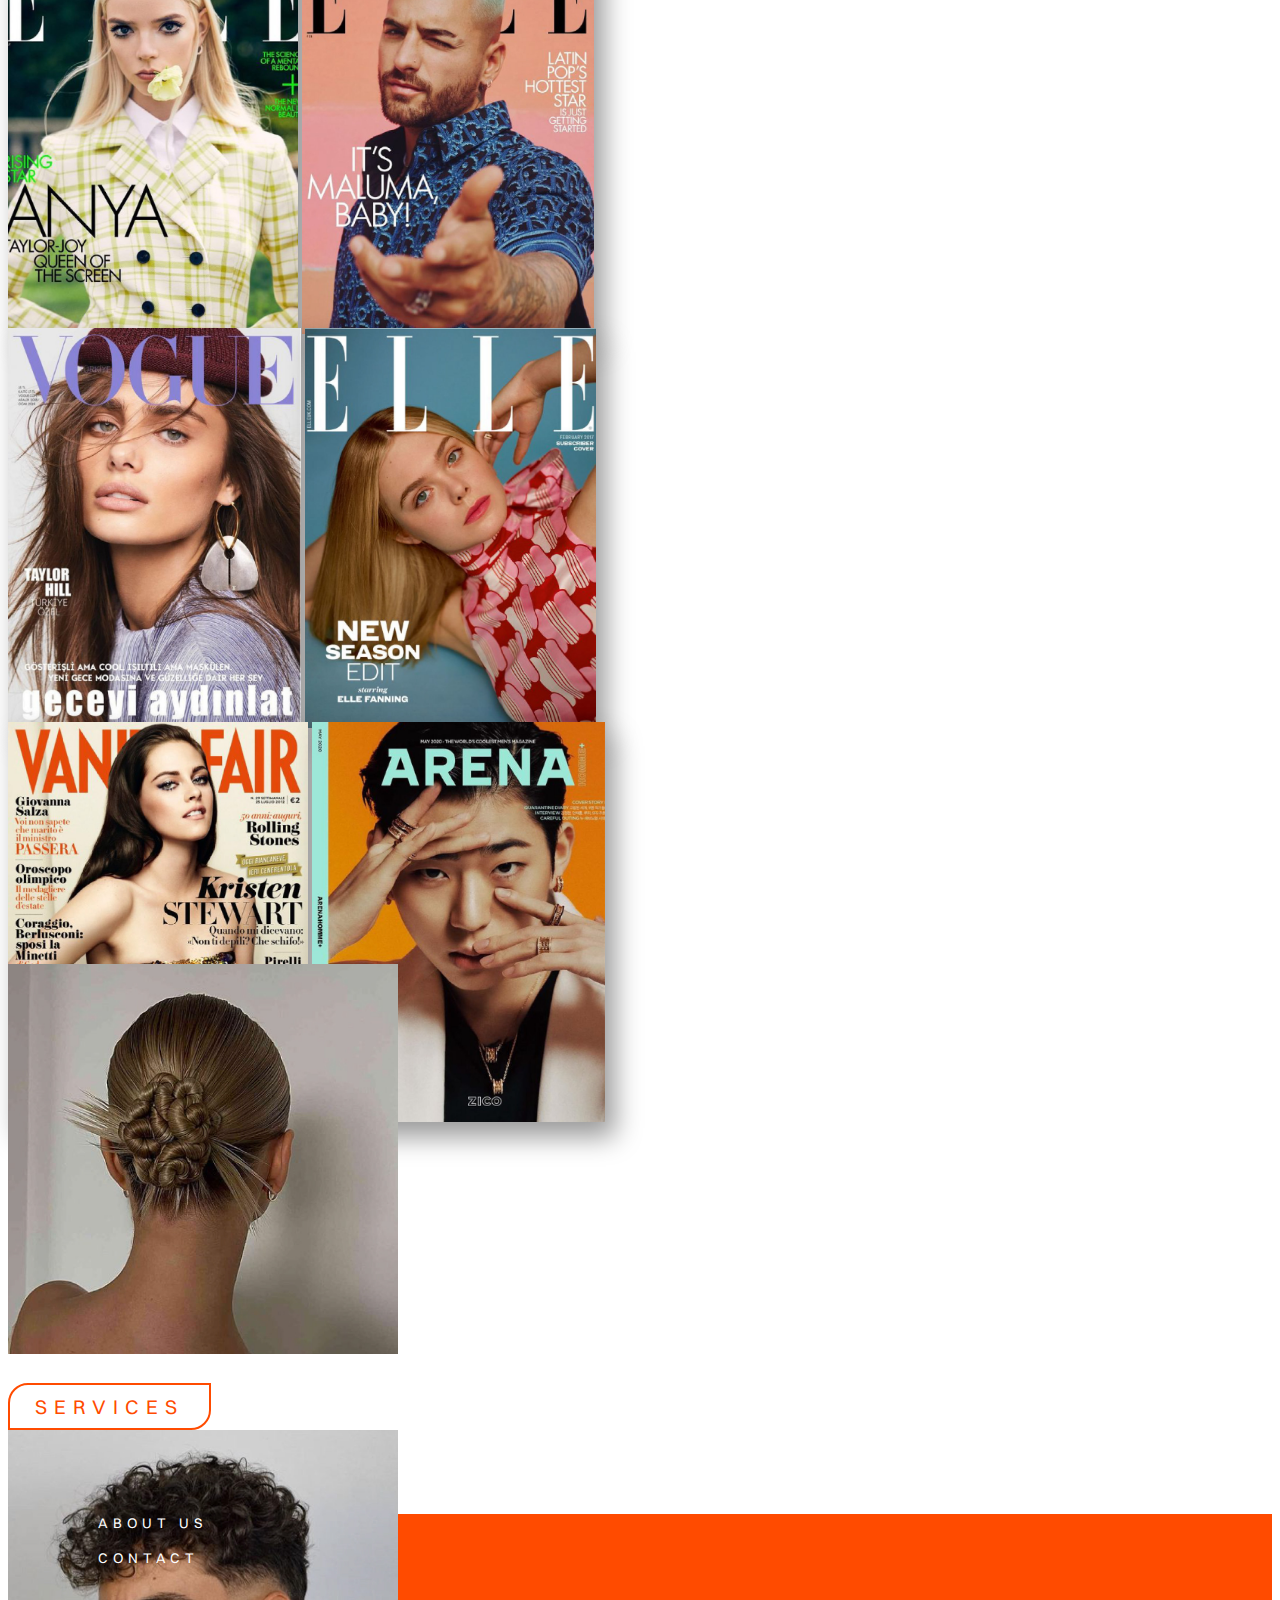
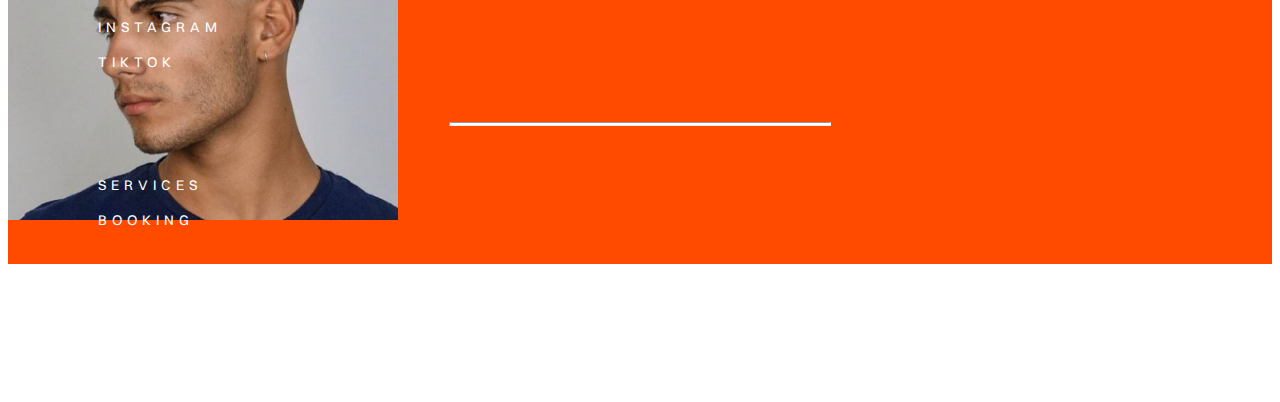
<file: pages/about.html>
<!DOCTYPE html>
<html lang="en">
<head>
    <meta charset="UTF-8">
    <meta name="viewport" content="width=device-width, initial-scale=1.0">
    <title>About Yoshi</title>
    <link href="https://cdn.jsdelivr.net/npm/bootstrap@5.3.2/dist/css/bootstrap.min.css" rel="stylesheet" integrity="sha384-T3c6CoIi6uLrA9TneNEoa7RxnatzjcDSCmG1MXxSR1GAsXEV/Dwwykc2MPK8M2HN" crossorigin="anonymous">
    <script src="https://cdn.jsdelivr.net/npm/bootstrap@5.3.2/dist/js/bootstrap.bundle.min.js" integrity="sha384-C6RzsynM9kWDrMNeT87bh95OGNyZPhcTNXj1NW7RuBCsyN/o0jlpcV8Qyq46cDfL" crossorigin="anonymous"></script>
    <link rel="shortcut icon" href="../images/home/icon_logo.png" type="image/x-icon">
    <link rel="stylesheet" href="../css/about.css">
</head>
<body>
    
    <div class="container-fluid header">
    
        <div class="container-fluid ">
        <nav class="row navigationBar"> <!--fixed-top-->
            <div class="col-4">
                <ul class="navFirstSection">  
                    <li>
                    <a class="italicFont" href="../pages/about.html">ABOUT US</a>
                    </li>
                    <li>
                    <a class="navFont" href="../pages/services.html">SERVICES</a>
                    </li>
                </ul>   
            </div>
            <div class="col-4 logo">
                <a href="./home.html">
                    <img  class="logo" src="../images/home/yoshi_logo.png">
                </a>
            </div>
            <div class="col-4">
                <ul class="navSecondSection">
                    <li>
                        <a class="navFont" href="../pages/portfolio.html">PORTFOLIO</a>
                    </li>
                    <div class="">
                        <li class="phoneWeb">
                            <a class="phoneFont" href="#">+39 0471 973251</a>
                        </li>
                        <li>
                            <a class="navFont" href="../pages/reservation.html">RESERVATION</a>
                        </li>
                    </div>
                    
                </ul>
            </div>
        </nav>
        </div>
            
    
            <div class="container-fluid">
                <div class="row">
                    <div class="callToActionSection col-12 d-flex justify-content-center align-items-center flex-column">
                        <div class="vlWhite"></div>
                        <!--<img class="whiteLine" src="../images/home/white_line.png">-->
                        <button class="callToActionButton"><a class="whiteTextBtn" href="../pages/reservation.html">BOOK NOW</a></button>
                    </div>
                </div>
            </div>
    
    </div>

    <div class="container-fluid">
        <div class="row introSection">
            <div class="col-lg-4 col-md-12 col-12 d-flex justify-content-center align-items-center yoshiTitle">
                <h2 class="sansFont">YOSHI <br><br>X<br><br> TAKEMOTO </h2>
            </div>
            <div class="col-lg-8 col-md-12 col-12 d-flex justify-content-center align-items-center text-center aboutYoshiText">
                <p class="bodyText"> Lorem ipsum dolor sit amet, consectetuer adipiscing elit, sed diam nonummy nibh euismod tincidunt ut laoreet dolore magna aliquam erat.<br><br> Ut wisi enim ad minim veniam, quis nost exerci tation ullamcorper suscipit lobortis nisl ut aliquip ex ea commodo consequat iriure dolor. </p>
            </div>
        </div>  
        <div class="row">
            <div class="col-lg-12 d-flex flex-column justify-content-center align-items-center">
                <img class="bigImg mb-3" src="../images/about/yoshi_1.jpeg">
                <img class="bigImgMobile mb-3" src="../images/about/yoshi_mobile.jpg">
            </div>
        </div>  
        <div class="row quoteSection">
            <div class="col-lg-12 col-md-12 col-12 d-flex flex-column justify-content-center align-items-center text-center">
                <p class="serifQuoteFont">“Getting to know the person sitting in front of me <br><span class="quoteText">is what drives me to create a unique hairstyle <br>that represents them.”</span> </p>
            </div>
        </div>
        <div class="row">
            <div class="col-lg-4 col-md-6 col-6 d-flex justify-content-end align-items-center">
                <img class="tallImg" src="../images/about/photos_about_1.jpg">
            </div>
            <div class="col-lg-4 col-md-6 col-6 d-flex justify-content-end align-items-center">
                <img class="tallImg" src="../images/about/photos_about_2.jpg">
            </div>
            <div class="col-lg-4 col-12 aboutWorkSection d-flex flex-column justify-content-center align-items-center text-center">
                <p class="verticalText mb-5"> A <br> B <br> O <br> U <br> T </p>
                <button class="redBtn mt-5"><a class="redTextBtn" href="../pages/portfolio.html">HIS WORK</a></button>
            </div>
        </div>  
        <div class="row signatureSection">
            <div class="col-lg-12 col-md-12 col-12 d-flex flex-column justify-content-center align-items-center text-center">
                <h3 class="subtitleSerif mb-5"> Hairstyles should reflect <br><span class="subtitleItalics">who we really are.</span> </h3>
                <p class="bodyText marginText"> Lorem ipsum dolor sit amet, consectetuer adipiscing elit, diam nonummy nibh tincidunt ut laoreet dolore. Ut wisi enim ad minim veniam, qui exerci tation ullamcorper suscipit lobort lorem ipsum dolor. Duis autem vel eum iriure dolor in hendrerit in vulputate velit esse molestie consequat.</p>
            </div>
        </div>  
        <div class="row">
            <div class="col-lg-12 col-md-12 col-12 labelSection">
                <img class="signature " src="../images/about/firma.jpg">
                <img class="stamp " src="../images/about/45.png">
            </div>
        </div>   
    </div>

    <div class="container pressSection">
        <div class="row">
            <div class="col-12 d-flex justify-content-center align-items-center mb-5">
                <hr class="redLine">
                <h2 class="sansFont red">PRESS</h2>
            </div>
        </div>

        <div class="row pressWeb">
            <div class="col-lg-4 mt-5 d-flex flex-column justify-content-center align-items-center">
                <img class="magImg mb-5" src="../images/about/mag_1.jpg">
                <img class="magImg " src="../images/about/mag_2.jpg">
            </div>
            <div class="col-lg-4 mt-5 d-flex flex-column justify-content-center align-items-center">
                <img class="magImg mb-5" src="../images/about/mag_3.jpg">
                <img class="magImg" src="../images/about/mag_4.jpg">
            </div>
            <div class="col-lg-4 mt-5 d-flex flex-column justify-content-center align-items-center">
                <img class="magImg mb-5" src="../images/about/mag_5.jpg">
                <img class="magImg " src="../images/about/mag_6.jpg">
            </div>
        </div>

        <div id="carouselExampleIndicators" class="pressMobile col-12 review carousel slide d-flex">
            <div class="carousel-inner text-center">
                <div class="carousel-item active">
                    <img src="../images/about/mag_1.jpg" class="d-block w-75" alt="...">
                </div>
                <div class="carousel-item">
                    <img src="../images/about/mag_2.jpg" class="d-block w-75" alt="...">
                </div>
                <div class="carousel-item">
                    <img src="../images/about/mag_3.jpg" class="d-block w-75" alt="...">
                </div>
                <div class="carousel-item">
                    <img src="../images/about/mag_4.jpg" class="d-block w-75" alt="...">
                </div>
                <div class="carousel-item">
                    <img src="../images/about/mag_5.jpg" class="d-block w-75" alt="...">
                </div>
                <div class="carousel-item">
                    <img src="../images/about/mag_6.jpg" class="d-block w-75" alt="...">
                </div> 
            </div>
            <div class="">
                <button class="carousel-control-prev" type="button" data-bs-target="#carouselExampleIndicators" data-bs-slide="prev">
                    <span class="carousel-control-prev-icon" aria-hidden="true"></span>
                    <span class="visually-hidden"></span>
                  </button>
                  <button class="carousel-control-next" type="button" data-bs-target="#carouselExampleIndicators" data-bs-slide="next">
                    <span class="carousel-control-next-icon" aria-hidden="true"></span>
                    <span class="visually-hidden"></span>
                  </button>
            </div>
        </div>


    </div>

    <div class="container finalCTA">
        <div class="row">
            <div class="col-lg-4 d-flex justify-content-center align-items-center">
                <img class="squareImg " src="../images/about/hairstyle_w.jpg">
            </div>
            <div class="col-lg-4 d-flex justify-content-center align-items-center">
                <button class="redBtn"><a class="redTextBtn" href="../pages/services.html">SERVICES</a></button>
            </div>
            <div class="col-lg-4 d-flex justify-content-center align-items-center">
                <img class="squareImg " src="../images/about/hairstyle_m.jpg">
            </div>
        </div>
    </div>


    <footer>
        <div class="container-fluid footerSectionWeb">
            <div class="row ">
                <div class="marginRowFooter col-6 d-flex justify-content-evenly">
                    <ul>
                        <li>  <a class="footerFont" href="../pages/about.html">ABOUT US</a> </li>
                    </ul>
                    <ul>
                        <li>  <a class="footerFont" href="../pages/home.html">CONTACT</a> </li>
                    </ul>
                </div>

                <div class="marginRowFooter col-6 d-flex justify-content-evenly">
                    <ul>
                        <li>  <a class="footerFont" href="https://www.instagram.com/">INSTAGRAM</a> </li>
                    </ul>
                    <ul>
                        <li>  <a class="footerFont" href="https://www.tiktok.com/en/">TIKTOK</a> </li>
                    </ul>
                </div>
            </div>

            <div class="col-12 d-flex justify-content-center">
                <hr class="horizontalLineWhite">
                
            </div>

            <div class="row">
                <div class="marginRowFooter col-6 d-flex justify-content-evenly">
                    <ul>
                        <li>  <a class="footerFont" href="../pages/services.html">SERVICES</a> </li>
                    </ul>
                    <ul>
                        <li>  <a class="footerFont" href="../pages/reservation.html">BOOKING</a> </li>
                    </ul>
                </div>
                <div class="marginRowFooter  col-6 d-flex justify-content-evenly">
                    <ul>
                        <li>  <a class="footerFont" href="https://www.facebook.com/">FACEBOOK</a> </li>
                    </ul>
                    <ul>
                        <li>  <a class="footerFont" href="https://twitter.com/?lang=en">X</a> </li>
                    </ul>
                </div>

            </div>
            <div class="row">
                <div class="marginRowFooter col-md-12 col-12 d-flex justify-content-center">
                    <h7 class="legalTextFooter">@2023 YOSHI'S HAIR STUDIO.</h7>
                </div>
            </div>
        </div>

        <div class="container-fluid footerSectionMobile">
            <div class="row">
                <div class="marginRowFooterMobile col-md-12 col-12">
                    <ul class="d-flex justify-content-center">
                        <li>  <a class="footerFont" href="../pages/about.html">ABOUT US</a> </li>
                        <li>  <a class="footerFont" href="../pages/home.html">CONTACT</a> </li>
                    </ul>
                </div>
            </div>

            <div class="row">
                <div class="col-12 col-md-12 d-flex justify-content-center">
                    <hr class="horizontalLineWhite">
                </div>
            </div>
            <div class="row">
                <div class="marginRowFooter col-12 col-md-12 d-flex justify-content-center">
                    <ul class="d-flex justify-content-center">
                        <li>  <a class="footerFont" href="../pages/services.html">SERVICES</a> </li>
                        <li>  <a class="footerFont" href="../pages/reservation.html">BOOKING</a> </li>
                    </ul>
                </div>
            </div>

            <div class="row">
                <div class="socialMediaSection col-12 col-md-12 d-flex justify-content-center">
                    <a href="https://www.instagram.com/"><img class="socialMediaIcon" src="../images/home/icons_sm-02.png"></a>
                    <a href="https://www.facebook.com/"><img class="socialMediaIcon" src="../images/home/icons_sm-03.png"></a>
                    <a href="https://www.tiktok.com/en/"><img class="socialMediaIcon" src="../images/home/icons_sm-04.png"></a>
                    <a href="https://twitter.com/?lang=en"><img class="socialMediaIcon" src="../images/home/icons_sm-05.png"></a>
                </div>
            </div>
            <div class="row">
                <div class="marginRowFooterMobile col-12 col-md-12 d-flex justify-content-center">
                    <h7 class="legalTextFooter">@2023 YOSHI'S HAIR STUDIO.</h7>
                </div>
            </div>

        </div>

    </footer>

</body>
</html>
</file>
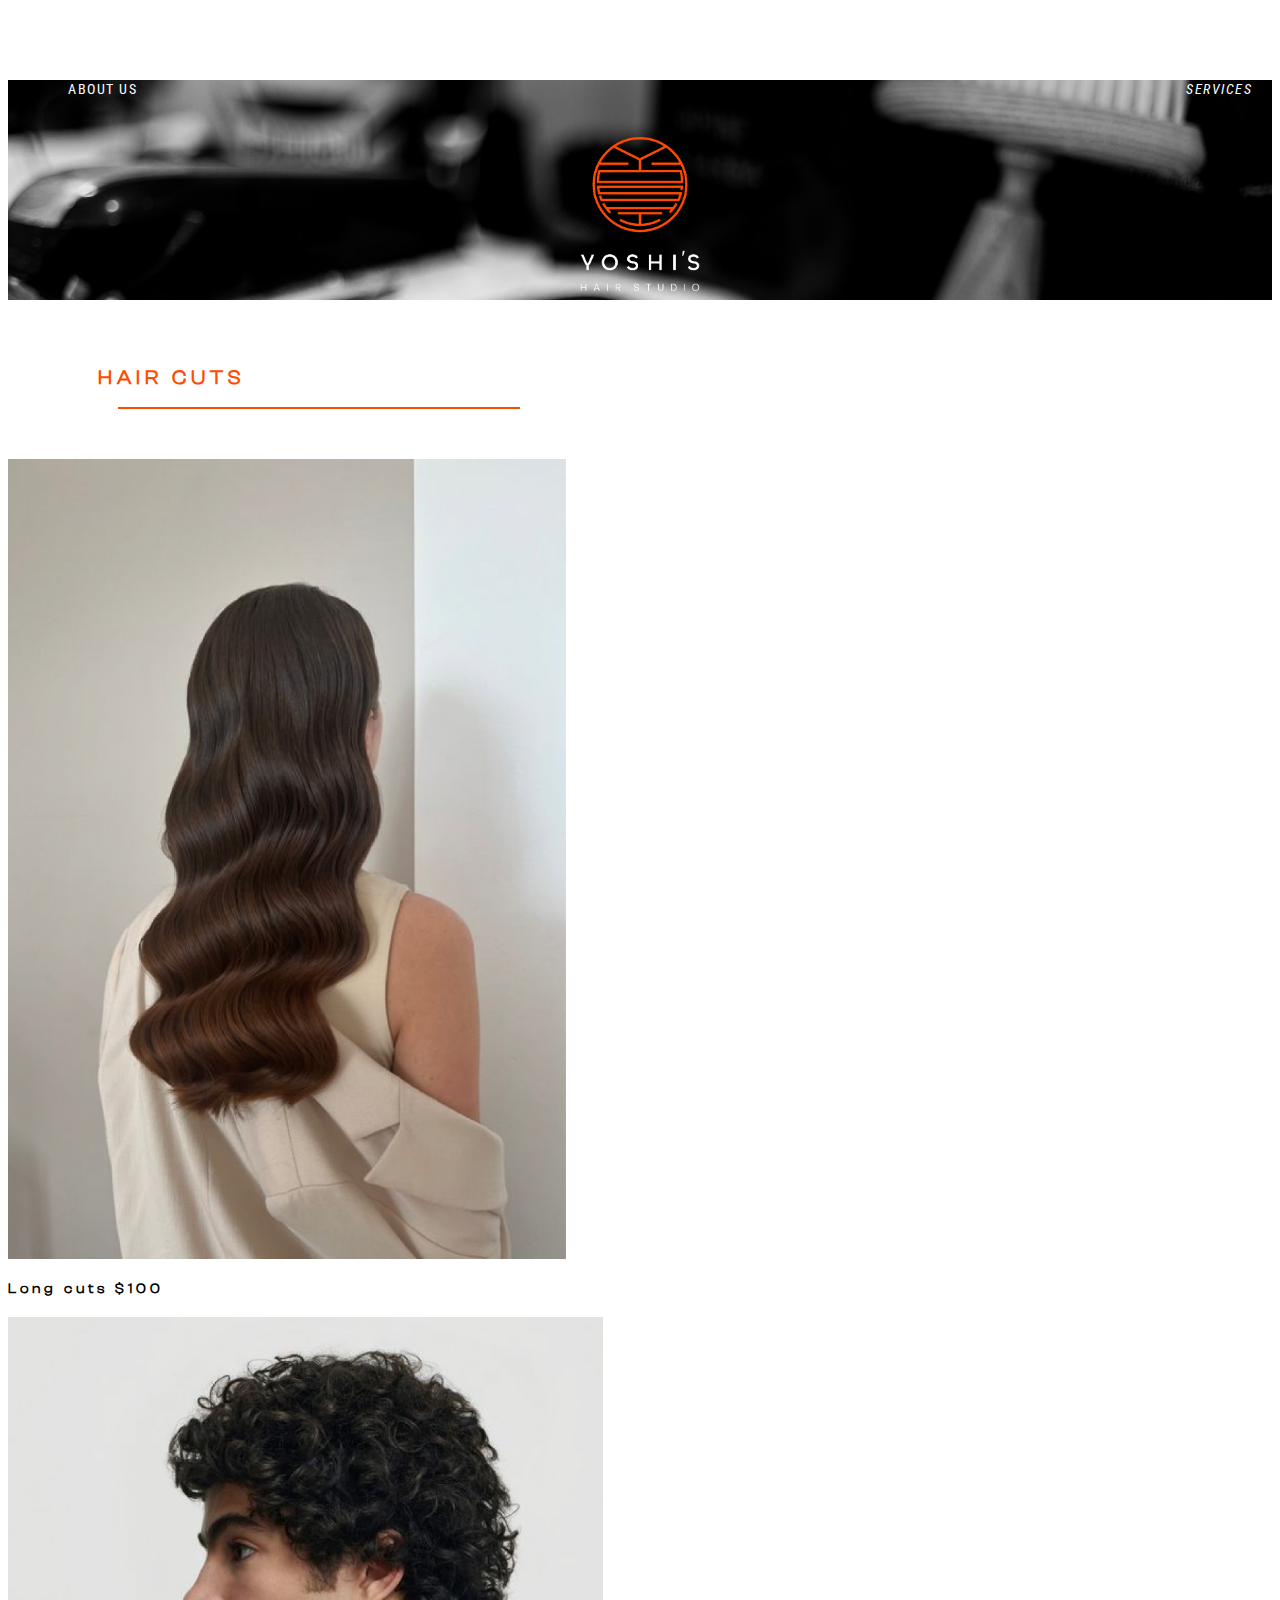
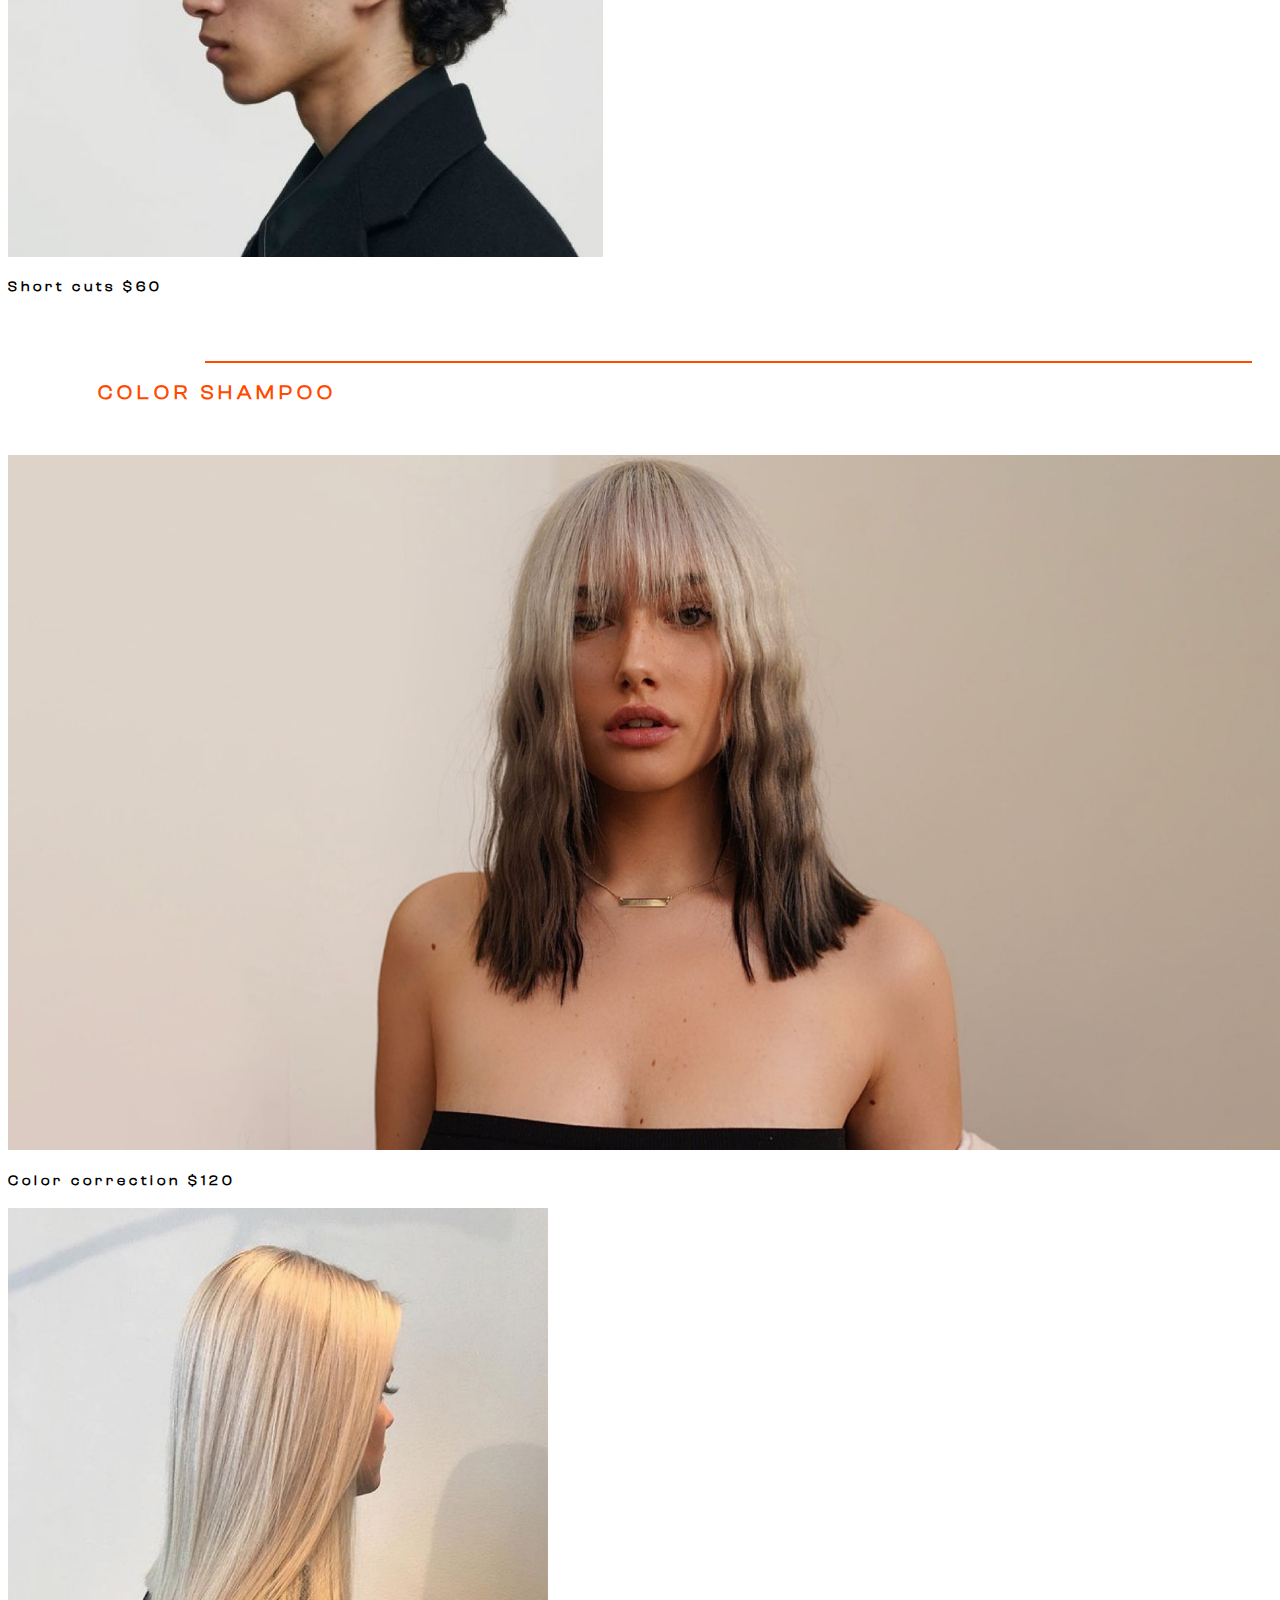
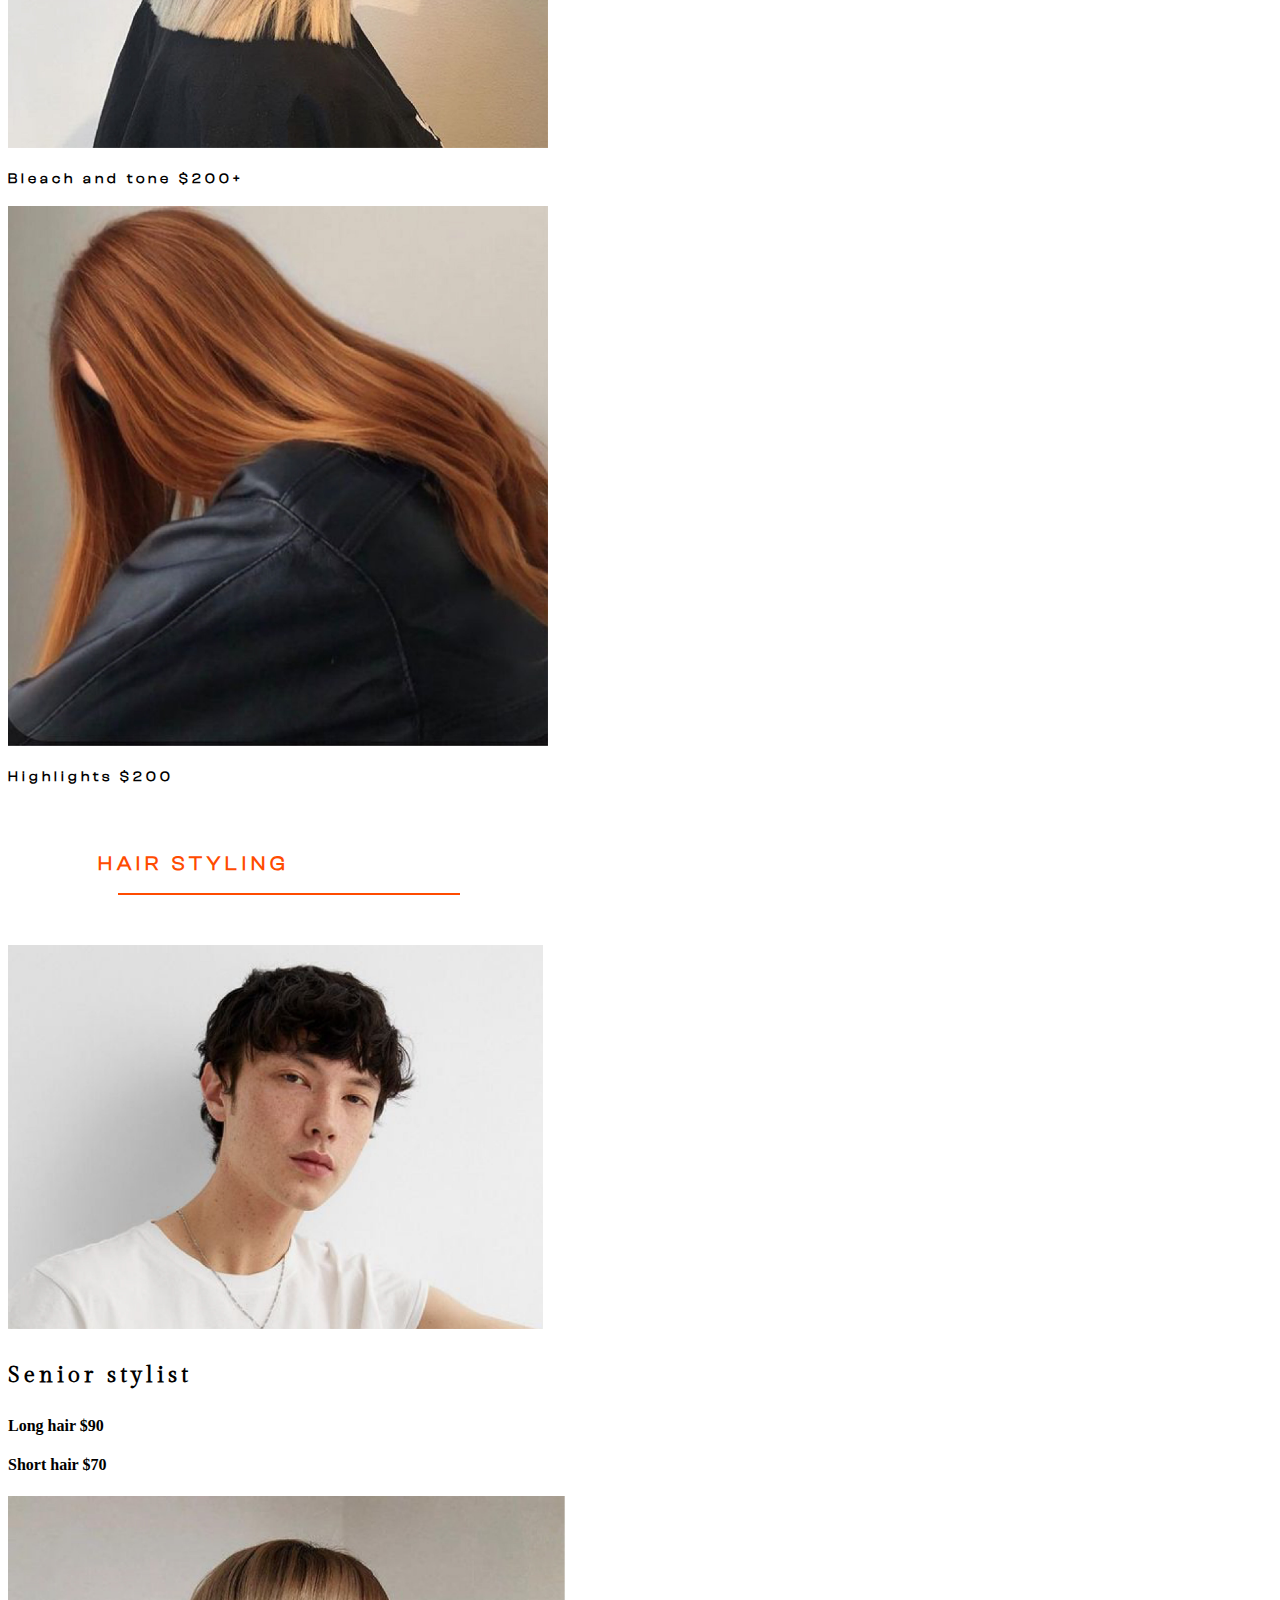
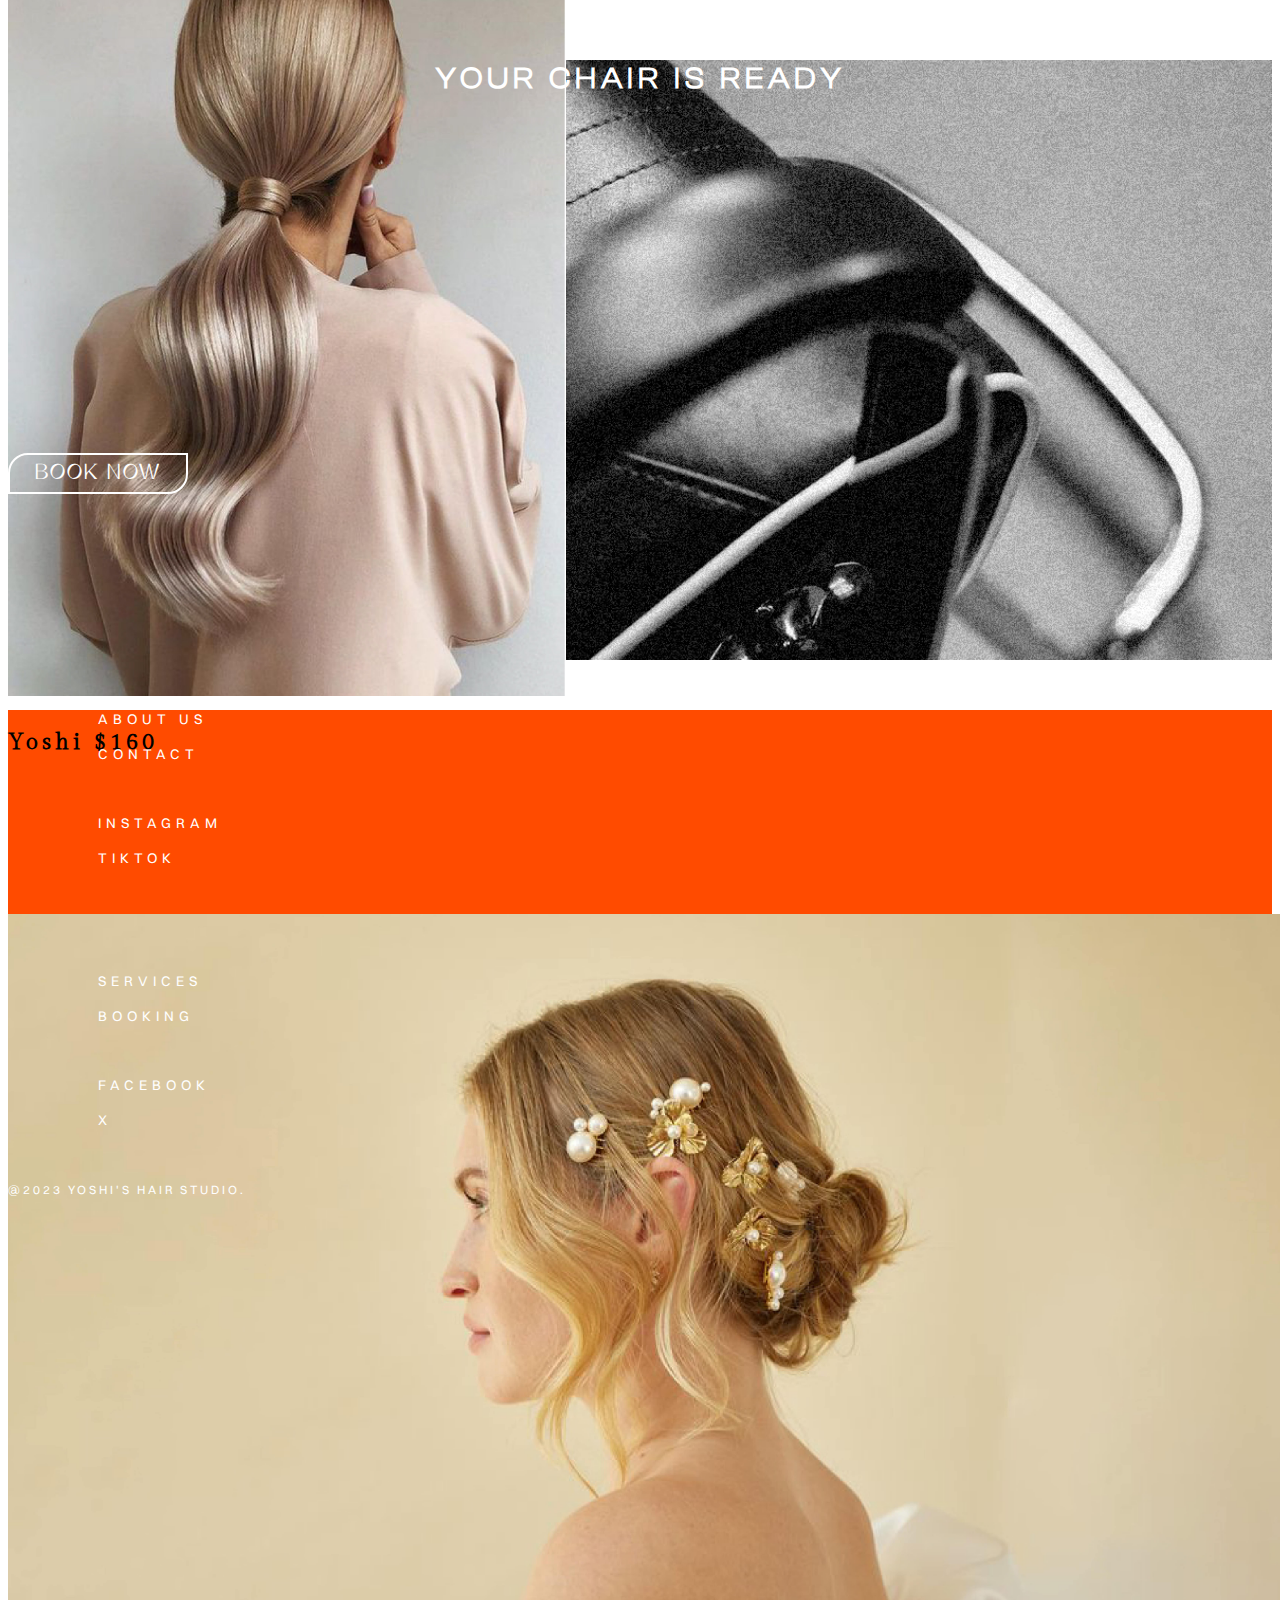
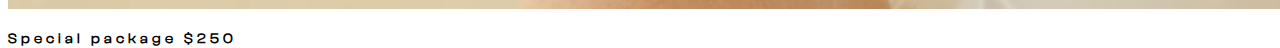
<file: pages/services.html>
<!DOCTYPE html>
<html lang="en">
<head>
    <meta charset="UTF-8">
    <meta name="viewport" content="width=device-width, initial-scale=1.0">
    <title>Services Yoshi's Hair Studio</title>
    <link href="https://cdn.jsdelivr.net/npm/bootstrap@5.3.2/dist/css/bootstrap.min.css" rel="stylesheet" integrity="sha384-T3c6CoIi6uLrA9TneNEoa7RxnatzjcDSCmG1MXxSR1GAsXEV/Dwwykc2MPK8M2HN" crossorigin="anonymous">
    <script src="https://cdn.jsdelivr.net/npm/bootstrap@5.3.2/dist/js/bootstrap.bundle.min.js" integrity="sha384-C6RzsynM9kWDrMNeT87bh95OGNyZPhcTNXj1NW7RuBCsyN/o0jlpcV8Qyq46cDfL" crossorigin="anonymous"></script>
    <link rel="shortcut icon" href="../images/home/icon_logo.png" type="image/x-icon">
    <link rel="stylesheet" href="../css/services.css">
</head>
<body>

    <div class="container-fluid navBarTwo">
        <nav class="row"> 
            <div class="col-4">
                <ul class="navFirstSection">  
                    <li>
                    <a class=" navFont" href="../pages/about.html">ABOUT US</a>
                    </li>
                    <li>
                    <a class="italicFont" href="../pages/services.html">SERVICES</a>
                    </li>
                </ul>   
            </div>
            <div class="col-4 logo">
                <a href="./home.html">
                    <img  class="logo" src="../images/home/yoshi_logo.png">
                </a>
            </div>
            <div class="col-4">
                <ul class="navSecondSection">
                    <li>
                        <a class="navFont" href="../pages/portfolio.html">PORTFOLIO</a>
                    </li>
                    <div class="">
                        <li class="phoneWeb">
                            <a class="phoneFont" href="#">+39 0471 973251</a>
                        </li>
                        <li>
                            <a class="navFont" href="../pages/reservation.html">RESERVATION</a>
                        </li>
                    </div>
                    
                </ul>
            </div>
        </nav>
    </div>

    <div class="container-fluid servicesSection">
        <div class="row">
            <div class="col-12 subtitle d-flex">
                <h2 class="sansFont red">HAIR CUTS</h2>
                <hr class="redLineOne">
            </div>
        </div>
        <div class="row">
            <div class="col-lg-6 col-md-12 col-12 d-flex flex-column justify-content-center align-items-center">
                <div>
                <img class="tallImg mb-3" src="../images/services/haircut_tall.jpg">
                <h4 class="serviceDescriptionText">Long cuts $100</h4>
                </div>
            </div>
            <div class="col-lg-6 col-md-12 col-12 d-flex flex-column justify-content-flex-start align-items-center">
                <div>
                <img class="smallImg mb-3" src="../images/services/haircut_small.jpg">
                <h4 class="serviceDescriptionText text-end">Short cuts $60</h4>
                </div>
            </div>
        </div>

        <div class="row">
            <div class="col-12 subtitle d-flex">
                <hr class="redLineTwo">
                <h2 class="sansFont red">COLOR SHAMPOO</h2>
            </div>
        </div>
        <div class="row">
            <div class="col-lg-12 col-12 d-flex flex-column justify-content-center align-items-center">
                <img class="bigImg webImg mb-3" src="../images/services/color_shampoo.jpg">
                <img class="bigImg mobileImg mb-3" src="../images/services/color_shampoo_mobile.jpg">
                <h4 class="serviceDescriptionText text-end mb-5 mt-3">Color correction $120</h4>
            </div>
        </div>
        <div class="row">
            <div class="col-lg-6 col-12 col-md-12 d-flex flex-column justify-content-center align-items-center">
                <div>
                <img class="squareImg mb-3" src="../images/services/bleach.jpg">
                <h4 class="serviceDescriptionText">Bleach and tone $200+</h4>
                </div>
            </div>
            <div class="col-lg-6 col-12 col-md-12 d-flex flex-column justify-content-flex-start align-items-center">
                <div>
                <img class="squareImg mb-3" src="../images/services/highlights.jpg">
                <h4 class="serviceDescriptionText text-end">Highlights $200</h4>
                </div>
            </div>
        </div>

        <div class="row">
            <div class="col-12 subtitle d-flex">
                <h2 class="sansFont red">HAIR STYLING</h2>
                <hr class="redLineThree">
            </div>
        </div>
        <div class="row">
            <div class="col-lg-6 col-12 col-md- 12 d-flex flex-column  align-items-center">
                <div>
                <img class="smallImgTwo mb-3" src="../images/services/hairstyling_small.jpg">
                <h4 class="serviceDescriptionTextSerif">Senior stylist</h4>
                <h4 class="serviceDescriptionTextTwo">Long hair $90</h4>
                <h4 class="serviceDescriptionTextTwo marginBottom">Short hair $70</h4>
                </div>
            </div>
            <div class="col-lg-6 col-12 col-md- 12 d-flex flex-column justify-content-flex-start align-items-center">
                <div>
                <img class="tallImg mb-3" src="../images/services/hairstyling_tall.jpg">
                <h4 class="serviceDescriptionTextSerif text-end">Yoshi $160</h4>
                </div>
            </div>
        </div>

        <div class="row">
            <div class="col-12 subtitle d-flex">
                <h2 class="sansFont red">SPECIAL EVENTS</h2>
                <hr class="redLineFour">
            </div>
        </div>
        <div class="row">
            <div class="col-lg-12 col-12 d-flex flex-column justify-content-center align-items-center">
                <img class="bigImg webImg mb-3" src="../images/services/special.jpg">
                <img class="bigImgTwo mobileImg mb-3" src="../images/services/special_mobile.jpg">
                <h4 class="serviceDescriptionText text-end mb-5 mt-3">Special package $250</h4>
            </div>
        </div>

    </div>

    <div class="container-fluid finalSection">
        <div class="row">
            <div class="col-12  d-flex flex-column justify-content-center align-items-center">
                <h2 class="bigText">YOUR CHAIR IS READY</h2>
                <div class="vlWhite"></div>
                <button class="callToActionButton"><a class="whiteTextBtn" href="../pages/reservation.html">BOOK NOW</a></button>
            </div>
        </div>
    </div>
    

    <footer>
        <div class="container-fluid footerSectionWeb">
            <div class="row ">
                <div class="marginRowFooter col-6 d-flex justify-content-evenly">
                    <ul>
                        <li>  <a class="footerFont" href="../pages/about.html">ABOUT US</a> </li>
                    </ul>
                    <ul>
                        <li>  <a class="footerFont" href="../pages/home.html">CONTACT</a> </li>
                    </ul>
                </div>

                <div class="marginRowFooter col-6 d-flex justify-content-evenly">
                    <ul>
                        <li>  <a class="footerFont" href="https://www.instagram.com/">INSTAGRAM</a> </li>
                    </ul>
                    <ul>
                        <li>  <a class="footerFont" href="https://www.tiktok.com/en/">TIKTOK</a> </li>
                    </ul>
                </div>
            </div>

            <div class="col-12 d-flex justify-content-center">
                <hr class="horizontalLineWhite">
                
            </div>

            <div class="row">
                <div class="marginRowFooter col-6 d-flex justify-content-evenly">
                    <ul>
                        <li>  <a class="footerFont" href="../pages/services.html">SERVICES</a> </li>
                    </ul>
                    <ul>
                        <li>  <a class="footerFont" href="../pages/reservation.html">BOOKING</a> </li>
                    </ul>
                </div>
                <div class="marginRowFooter  col-6 d-flex justify-content-evenly">
                    <ul>
                        <li>  <a class="footerFont" href="https://www.facebook.com/">FACEBOOK</a> </li>
                    </ul>
                    <ul>
                        <li>  <a class="footerFont" href="https://twitter.com/?lang=en">X</a> </li>
                    </ul>
                </div>

            </div>
            <div class="row">
                <div class="marginRowFooter col-md-12 col-12 d-flex justify-content-center">
                    <h7 class="legalTextFooter">@2023 YOSHI'S HAIR STUDIO.</h7>
                </div>
            </div>
        </div>

        <div class="container-fluid footerSectionMobile">
            <div class="row">
                <div class="marginRowFooterMobile col-md-12 col-12">
                    <ul class="d-flex justify-content-center">
                        <li>  <a class="footerFont" href="../pages/about.html">ABOUT US</a> </li>
                        <li>  <a class="footerFont" href="../pages/home.html">CONTACT</a> </li>
                    </ul>
                </div>
            </div>

            <div class="row">
                <div class="col-12 col-md-12 d-flex justify-content-center">
                    <hr class="horizontalLineWhite">
                </div>
            </div>
            <div class="row">
                <div class="marginRowFooter col-12 col-md-12 d-flex justify-content-center">
                    <ul class="d-flex justify-content-center">
                        <li>  <a class="footerFont" href="../pages/services.html">SERVICES</a> </li>
                        <li>  <a class="footerFont" href="../pages/reservation.html">BOOKING</a> </li>
                    </ul>
                </div>
            </div>

            <div class="row">
                <div class="socialMediaSection col-12 col-md-12 d-flex justify-content-center">
                    <a href="https://www.instagram.com/"><img class="socialMediaIcon" src="../images/home/icons_sm-02.png"></a>
                    <a href="https://www.facebook.com/"><img class="socialMediaIcon" src="../images/home/icons_sm-03.png"></a>
                    <a href="https://www.tiktok.com/en/"><img class="socialMediaIcon" src="../images/home/icons_sm-04.png"></a>
                    <a href="https://twitter.com/?lang=en"><img class="socialMediaIcon" src="../images/home/icons_sm-05.png"></a>
                </div>
            </div>
            <div class="row">
                <div class="marginRowFooterMobile col-12 col-md-12 d-flex justify-content-center">
                    <h7 class="legalTextFooter">@2023 YOSHI'S HAIR STUDIO.</h7>
                </div>
            </div>

        </div>

    </footer>

</body>
</html>
</file>
<file: css/about.css>
/* Fonts */
@import url("https://fonts.googleapis.com/css2?family=Roboto+Condensed:ital,wght@0,100..900;1,100..900&display=swap");
@import url("https://fonts.googleapis.com/css2?family=Roboto+Slab:wght@100..900&display=swap");
@import url("https://fonts.googleapis.com/css2?family=Noto+Serif:ital,wght@1,300&display=swap");
@import url("https://fonts.googleapis.com/css2?family=Gilda+Display&display=swap");
@font-face {
  font-family: "Cyrene";
  src: url(../fonts/Cyrene\ Regular.otf);
}
@font-face {
  font-family: "Switzer";
  src: url(../fonts/Switzer-Regular.otf);
}
@font-face {
  font-family: "Clash Display";
  src: url(../fonts/ClashDisplay-Regular.otf);
}
@font-face {
  font-family: "Clash Grotesk";
  src: url(../fonts/ClashGrotesk-Regular.otf);
}
/* Navbar Section*/
.logo {
  height: 200px;
  display: flex;
  justify-content: center;
}

.navbar {
  background-color: transparent !important;
  margin-top: 50px;
}

.header {
  background-image: url(../images/about/about_yoshi.jpg);
  width: 100%;
  height: 750px;
  background-repeat: no-repeat;
  background-position: center center;
  background-size: cover;
}

.navbar-nav {
  --bs-nav-link-hover-color: white;
}

.navFirstSection {
  display: flex;
  justify-content: space-between;
  margin-top: 80px;
}

.navSecondSection {
  display: flex;
  justify-content: space-between;
  margin-top: 55px;
  align-items: flex-end;
}

.navFont {
  color: white;
  font-family: "Roboto Condensed", sans-serif;
  font-weight: normal;
  letter-spacing: 1.5px;
  font-size: 14px;
  margin-left: 20px;
  margin-right: 20px;
}

.italicFont {
  color: white;
  font-family: "Roboto Condensed", sans-serif;
  font-weight: normal;
  letter-spacing: 1.5px;
  font-size: 14px;
  margin-left: 20px;
  margin-right: 20px;
  font-weight: 400;
  font-style: italic;
}

.phoneFont {
  color: white;
  font-family: "Roboto Slab", serif;
  font-weight: normal;
  letter-spacing: 1.5px;
  font-size: 14px;
  margin-left: 20px;
  margin-right: 20px;
}

a {
  text-decoration: none !important;
}

ul {
  list-style-type: none;
}

.whiteTextBtn {
  color: white;
  font-family: "Cyrene";
  font-weight: normal;
  font-size: 24px;
}

.callToActionButton {
  border: 2px solid white;
  background-color: transparent;
  padding: 8px 25px 8px 25px;
  margin-top: 65px;
  border-radius: 20px 0 20px 0;
  transition: all 0.3s ease 0s;
  letter-spacing: 2px;
}

.callToActionButton:hover {
  border-radius: 0 20px 0 20px;
  transition: all 0.3s ease 0s;
}

.whiteLine {
  height: 250px;
}

.callToActionSection {
  margin-top: 0px;
  align-items: center;
  height: 500px;
}

.vlWhite {
  border-left: 2px solid white;
  height: 250px;
}

/* Media Query Navigation Bar*/
@media only screen and (min-width: 375px) and (max-width: 767px) {
  .navFirstSection {
    display: none;
  }
  .navSecondSection {
    display: none;
  }
  .logo {
    height: 180px;
  }
  .header {
    background-image: url(../images/about/about_mobile_banner.jpg);
    width: 100%;
    height: 700px;
    background-repeat: no-repeat;
    background-position: center center;
    background-size: cover;
  }
  .callToActionSection {
    height: 460px;
    margin-top: 20px;
  }
  .whiteLine {
    height: 300px;
  }
  .callToActionButton {
    margin-top: 70px;
  }
}
@media only screen and (min-width: 768px) and (max-width: 991px) {
  .navFirstSection {
    display: none;
  }
  .navSecondSection {
    display: none;
  }
  .header {
    background-image: url(../images/about/about_mobile_banner.jpg);
    width: 100%;
    height: 750px;
    background-repeat: no-repeat;
    background-position: center center;
    background-size: cover;
  }
}
@media only screen and (min-width: 992px) and (max-width: 1199px) {
  .phoneFont {
    color: white;
    font-family: "Roboto Slab", serif;
    font-weight: normal;
    letter-spacing: 0px;
    font-size: 13px;
    margin-left: 20px;
    margin-right: 20px;
  }
}
/* Introduction */
.introSection {
  height: 330px;
}

.sansFont {
  font-family: "Clash Display";
  font-size: 20px;
  letter-spacing: 4px;
  text-align: center;
  color: black;
}

.yoshiTitle {
  padding-left: 180px;
}

.aboutYoshiText {
  padding-left: 220px;
  padding-right: 220px;
}

.bodyText {
  font-family: "Clash Grotesk";
  font-size: 16px;
  letter-spacing: 2px;
  text-align: center;
  color: black;
}

.bigImg {
  height: 580px;
}

@media only screen and (min-width: 375px) and (max-width: 767px) {
  .bigImg {
    display: none;
  }
  .bigImgMobile {
    height: 230px;
  }
  .yoshiTitle {
    padding-left: 0px;
  }
  .introSection {
    height: 470px;
    margin-top: 50px;
    margin-bottom: 25px;
  }
  .aboutYoshiText {
    padding-left: 25px;
    padding-right: 25px;
  }
  .bodyText {
    font-size: 14px;
  }
}
@media only screen and (min-width: 768px) and (max-width: 991px) {
  .bigImg {
    display: none;
  }
  .bigImgMobile {
    height: 470px;
  }
  .yoshiTitle {
    padding-left: 0px;
  }
  .aboutYoshiText {
    padding-left: 120px;
    padding-right: 120px;
  }
}
@media only screen and (min-width: 992px) and (max-width: 1199px) {
  .bigImgMobile {
    display: none;
  }
}
@media only screen and (min-width: 1200px) and (max-width: 2000px) {
  .bigImgMobile {
    display: none;
  }
}
/* Quote Section */
.quoteSection {
  height: 350px;
}

.quoteText {
  font-family: "Gilda Display", serif;
  font-weight: 400;
  font-size: 30px;
  letter-spacing: 2px;
  text-align: center;
  color: black;
  margin-top: 100px;
  margin-bottom: 100px;
}

.serifQuoteFont {
  font-family: "Noto Serif", serif;
  font-weight: 400;
  font-size: 30px;
  letter-spacing: 2px;
  text-align: center;
  color: black;
}

.tallImg {
  height: 800px;
}

.verticalText {
  color: #FF4B00;
  font-family: "Switzer";
  font-weight: normal;
  font-size: 20px;
  letter-spacing: 7px;
  display: inline-block;
  text-align: center;
}

.redBtn {
  border: 2px solid #FF4B00;
  background-color: transparent;
  padding: 8px 25px 8px 25px;
  margin-top: 25px;
  border-radius: 20px 0 20px 0;
}

.redTextBtn {
  color: #FF4B00;
  font-family: "Switzer";
  font-weight: normal;
  font-size: 20px;
  letter-spacing: 7px;
}

@media only screen and (min-width: 375px) and (max-width: 767px) {
  .quoteText {
    font-size: 22px;
    letter-spacing: 1px;
    margin-top: 50px;
    margin-bottom: 50px;
  }
  .serifQuoteFont {
    font-size: 24px;
    letter-spacing: 0px;
  }
  .quoteSection {
    height: 350px;
  }
  .tallImg {
    height: 350px;
  }
  .aboutWorkSection {
    margin-top: 85px;
    margin-bottom: 75px;
  }
  .bodyText {
    font-size: 12px;
    letter-spacing: 1px;
  }
}
@media only screen and (min-width: 768px) and (max-width: 991px) {
  .tallImg {
    height: 665px;
  }
}
/* Signature Section */
.signatureSection {
  height: 450px;
  margin-top: 60px;
}

.signature {
  height: 200px;
}

.stamp {
  height: 150px;
}

.marginText {
  margin-top: 50px;
  padding-left: 400px;
  padding-right: 400px;
}

.subtitleSerif {
  font-family: "Gilda Display", serif;
  font-weight: 400;
  font-size: 40px;
  letter-spacing: 2px;
  text-align: center;
  color: black;
}

.subtitleItalics {
  font-family: "Noto Serif", serif;
  font-weight: 400;
  font-size: 38px;
  letter-spacing: 2px;
  text-align: center;
  color: black;
}

.labelSection {
  display: flex;
  justify-content: space-evenly;
  margin-bottom: 50px;
}

@media only screen and (min-width: 375px) and (max-width: 767px) {
  .subtitleSerif {
    font-size: 25px;
    letter-spacing: 1px;
  }
  .subtitleItalics {
    font-size: 25px;
    letter-spacing: 1px;
  }
  .marginText {
    margin-top: 0px;
    padding-left: 35px;
    padding-right: 35px;
  }
  .signatureSection {
    height: 400px;
    margin-top: 0px;
  }
  .signature {
    height: 120px;
  }
  .stamp {
    height: 100px;
  }
}
/*Press Section*/
.pressSection {
  height: 1080px;
}

.redLine {
  border: 1px solid #FF4B00;
  width: 83%;
  opacity: 100%;
  margin-right: 20px;
}

.red {
  color: #FF4B00;
}

.magImg {
  height: 400px;
  box-shadow: 10px 15px 25px 0 rgba(0, 0, 0, 0.4);
  margin-top: -10px;
  transition: all 0.5s cubic-bezier(0.645, 0.045, 0.355, 1);
}

.magImg:hover {
  box-shadow: 1px 1px 10px 0 rgba(0, 0, 0, 0.1);
  transition: all 0.5s cubic-bezier(0.645, 0.045, 0.355, 2);
}

@media only screen and (min-width: 375px) and (max-width: 767px) {
  .pressWeb {
    display: none;
  }
  .pressSection {
    height: 660px;
  }
}
@media only screen and (min-width: 992px) {
  .pressMobile {
    display: none;
  }
}
/* Final Section */
.finalCTA {
  height: 500px;
}

.squareImg {
  height: 390px;
}

.redBtn {
  border: 2px solid #FF4B00;
  background-color: transparent;
  padding: 8px 25px 8px 25px;
  margin-top: 25px;
  border-radius: 20px 0 20px 0;
  transition: all 0.3s ease 0s;
}

.redBtn:hover {
  border-radius: 0 20px 0 20px;
  transition: all 0.3s ease 0s;
}

.redTextBtn {
  color: #FF4B00;
  font-family: "Switzer";
  font-weight: normal;
  font-size: 20px;
  letter-spacing: 7px;
}

@media only screen and (min-width: 375px) and (max-width: 767px) {
  .squareImg {
    height: 270px;
  }
  .redBtn {
    margin-top: 40px;
    margin-bottom: 40px;
  }
  .finalCTA {
    height: 720px;
  }
}
/* Footer Section */
.footerSectionWeb {
  background-color: #FF4B00;
  height: 350px;
}

li {
  list-style: none;
}

.footerFont {
  color: white;
  font-family: "Switzer";
  font-weight: lighter;
  letter-spacing: 5px;
  font-size: 14px;
  margin-left: 50px;
  margin-right: 50px;
}

.marginRowFooter {
  margin-top: 50px;
}

.marginLeft {
  margin-left: -20px;
}

.marginLeftTwo {
  margin-left: 90px;
}

.whiteHorizontalLine {
  width: 250px;
  margin-top: 40px;
}

.horizontalLineWhite {
  width: 30%;
  opacity: 100%;
  height: 2px;
  margin-top: 50px;
  color: white;
  background-color: white;
}

.legalTextFooter {
  color: white;
  font-family: "Switzer";
  font-weight: lighter;
  letter-spacing: 3px;
  font-size: 12px;
  text-align: center;
}

/* Media Query Footer */
@media only screen and (min-width: 375px) and (max-width: 767px) {
  .footerSectionWeb {
    display: none;
  }
  .footerSectionMobile {
    background-color: #FF4B00;
    height: 430px;
  }
  .socialMediaIcon {
    height: 30px;
    margin: 20px;
  }
  .marginRowFooterMobile {
    margin-top: 40px;
  }
  .legalTextFooter {
    font-size: 8px;
  }
  .footerFont {
    margin-left: 6px;
    margin-right: 50px;
  }
  .socialMediaSection {
    margin-top: 40px;
  }
}
@media only screen and (min-width: 768px) and (max-width: 991px) {
  .footerFont {
    margin-left: 15px;
    margin-right: 15px;
  }
  .footerSectionMobile {
    display: none;
  }
}
@media only screen and (min-width: 992px) and (max-width: 1600px) {
  .footerSectionMobile {
    display: none;
  }
}/*# sourceMappingURL=about.css.map */
</file>
<file: css/services.css>
@import url("https://fonts.googleapis.com/css2?family=Roboto+Condensed:ital,wght@0,100..900;1,100..900&display=swap");
@import url("https://fonts.googleapis.com/css2?family=Roboto+Slab:wght@100..900&display=swap");
@import url("https://fonts.googleapis.com/css2?family=Noto+Serif:ital,wght@1,300&display=swap");
@import url("https://fonts.googleapis.com/css2?family=Gilda+Display&display=swap");
@font-face {
  font-family: "Cyrene";
  src: url(../fonts/Cyrene\ Regular.otf);
}
@font-face {
  font-family: "Switzer";
  src: url(../fonts/Switzer-Regular.otf);
}
@font-face {
  font-family: "Clash Display";
  src: url(../fonts/ClashDisplay-Regular.otf);
}
@font-face {
  font-family: "Clash Grotesk";
  src: url(../fonts/ClashGrotesk-Regular.otf);
}
/* Navbar Section*/
.navBarTwo {
  background-image: url(../images/services/nav_img_desktop.jpg);
  width: 100%;
  height: 220px;
  background-repeat: no-repeat;
  background-position: center center;
  background-size: cover;
}

.logo {
  height: 200px;
  display: flex;
  justify-content: center;
}

.navFirstSection {
  display: flex;
  justify-content: space-between;
  margin-top: 80px;
}

.navSecondSection {
  display: flex;
  justify-content: space-between;
  margin-top: 55px;
  align-items: flex-end;
}

.navFont {
  color: white;
  font-family: "Roboto Condensed", sans-serif;
  font-weight: normal;
  letter-spacing: 1.5px;
  font-size: 14px;
  margin-left: 20px;
  margin-right: 20px;
}

.italicFont {
  color: white;
  font-family: "Roboto Condensed", sans-serif;
  font-weight: normal;
  letter-spacing: 1.5px;
  font-size: 14px;
  margin-left: 20px;
  margin-right: 20px;
  font-weight: 400;
  font-style: italic;
}

.phoneFont {
  color: white;
  font-family: "Roboto Slab", serif;
  font-weight: normal;
  letter-spacing: 1.5px;
  font-size: 14px;
  margin-left: 20px;
  margin-right: 20px;
}

a {
  text-decoration: none !important;
}

ul {
  list-style-type: none;
}

/* Media Query Navigation Bar*/
@media only screen and (min-width: 375px) and (max-width: 767px) {
  .navFirstSection {
    display: none;
  }
  .navSecondSection {
    display: none;
  }
  .logo {
    height: 180px;
  }
  .navBarTwo {
    background-image: url(../images/services/nav_img_mobile.jpg);
    width: 100%;
    height: 200px;
    background-repeat: no-repeat;
    background-position: center center;
    background-size: cover;
  }
}
@media only screen and (min-width: 768px) and (max-width: 991px) {
  .navFirstSection {
    display: none;
  }
  .navSecondSection {
    display: none;
  }
}
@media only screen and (min-width: 992px) and (max-width: 1199px) {
  .phoneFont {
    color: white;
    font-family: "Roboto Slab", serif;
    font-weight: normal;
    letter-spacing: 0px;
    font-size: 13px;
    margin-left: 20px;
    margin-right: 20px;
  }
}
/* Services */
.servicesSection {
  background-color: white;
  height: 4450px;
}

.subtitle {
  padding-left: 90px;
  margin-top: 65px;
  margin-bottom: 50px;
}

.sansFont {
  font-family: "Clash Display";
  font-size: 20px;
  letter-spacing: 5px;
}

.red {
  color: #FF4B00;
}

hr.redLineOne {
  border: 1px solid #FF4B00;
  width: 400px;
  opacity: 100%;
  margin-left: 20px;
}

hr.redLineTwo {
  border: 1px solid #FF4B00;
  width: 1045px;
  opacity: 100%;
  margin-right: 20px;
}

hr.redLineThree {
  border: 1px solid #FF4B00;
  width: 340px;
  opacity: 100%;
  margin-left: 20px;
}

.redLineFour {
  border: 1px solid #FF4B00;
  width: 1045px;
  opacity: 100%;
  margin-left: 20px;
}

.serviceDescriptionText {
  font-family: "Clash Display";
  font-size: 14px;
  letter-spacing: 4px;
  color: black;
}

.smallImg {
  height: 540px;
}

.tallImg {
  height: 800px;
}

.bigImg {
  height: 689px;
}

.squareImg {
  height: 540px;
}

.serviceDescriptionTextSerif {
  font-family: "Gilda Display", serif;
  font-size: 22px;
  letter-spacing: 4px;
  color: black;
}

.smallImgTwo {
  height: 384px;
}

@media only screen and (min-width: 375px) and (max-width: 767px) {
  .subtitle {
    padding-left: 40px;
  }
  hr.redLineOne {
    border: 1px solid #FF4B00;
    width: 50%;
    opacity: 100%;
    height: 1px;
    margin-left: 20px;
  }
  .sansFont {
    font-size: 16px;
  }
  .tallImg {
    height: 435px;
  }
  .smallImg {
    height: 270px;
  }
  .serviceDescriptionText {
    margin-top: 20px;
    margin-bottom: 20px;
  }
  hr.redLineTwo {
    border: 1px solid #FF4B00;
    width: 30%;
    opacity: 100%;
    margin-right: 20px;
    height: 1px;
  }
  .webImg {
    display: none;
  }
  .bigImg {
    height: 225px;
  }
  .squareImg {
    height: 300px;
  }
  hr.redLineThree {
    border: 1px solid #FF4B00;
    width: 40%;
    opacity: 100%;
    margin-left: 20px;
    height: 1px;
  }
  .smallImgTwo {
    height: 210px;
  }
  .serviceDescriptionTextSerif {
    margin-bottom: 20px;
    margin-top: 20px;
  }
  .redLineFour {
    border: 1px solid #FF4B00;
    width: 30%;
    opacity: 100%;
    margin-left: 14px;
    height: 1px;
  }
  .bigImgTwo {
    height: 335px;
  }
  .servicesSection {
    height: 3825px;
  }
  .finalSection {
    background-image: url(../images/services/chair_mobile.jpg);
    width: 100%;
    height: 600px;
    background-repeat: no-repeat;
    background-position: center center;
    background-size: cover;
  }
  .vlWhite {
    margin-top: 45px;
    border-left: 2px solid white;
    height: 210px;
  }
}
@media only screen and (min-width: 768px) and (max-width: 991px) {
  .serviceDescriptionText {
    font-size: 18px;
    margin-top: 20px;
    margin-bottom: 55px;
  }
  .serviceDescriptionTextTwo {
    font-size: 18px;
    margin-top: 20px;
    margin-bottom: 20px;
    font-family: "Clash Display";
    letter-spacing: 4px;
    color: black;
  }
  hr.redLineOne {
    border: 1px solid #FF4B00;
    width: 50%;
    opacity: 100%;
    height: 1px;
    margin-left: 20px;
  }
  hr.redLineTwo {
    border: 1px solid #FF4B00;
    width: 50%;
    opacity: 100%;
    margin-right: 20px;
    height: 1px;
  }
  hr.redLineThree {
    border: 1px solid #FF4B00;
    width: 40%;
    opacity: 100%;
    margin-left: 20px;
    height: 1px;
  }
  .webImg {
    display: none;
  }
  .bigImg {
    height: 445px;
  }
  .subtitle {
    padding-left: 90px;
    margin-top: 15px;
    margin-bottom: 50px;
  }
  .redLineFour {
    border: 1px solid #FF4B00;
    width: 50%;
    opacity: 100%;
    margin-left: 14px;
    height: 1px;
  }
  .bigImgTwo {
    height: 620px;
  }
  .servicesSection {
    background-color: white;
    height: 5970px;
    margin-top: 50px;
  }
  .marginBottom {
    margin-bottom: 40px;
  }
  .serviceDescriptionTextSerif {
    font-family: "Gilda Display", serif;
    font-size: 32px;
    letter-spacing: 4px;
    color: black;
  }
  .bigText {
    margin-top: 40px;
  }
}
@media only screen and (min-width: 992px) and (max-width: 1920px) {
  .mobileImg {
    display: none;
  }
  .bigImg {
    height: 695px;
  }
}
/* Final Section */
.finalSection {
  background-image: url(../images/services/chair_1.jpg);
  width: 100%;
  height: 600px;
  background-repeat: no-repeat;
  background-position: center center;
  background-size: cover;
}

.bigText {
  font-family: "Clash Display";
  font-size: 30px;
  letter-spacing: 5px;
  color: white;
  text-align: center;
  margin-top: 45px;
}

.vlWhite {
  margin-top: 40px;
  border-left: 2px solid white;
  height: 250px;
}

.callToActionButton {
  border: 2px solid white;
  background-color: transparent;
  padding: 8px 25px 8px 25px;
  margin-top: 65px;
  border-radius: 20px 0 20px 0;
  letter-spacing: 2px;
}

.callToActionButton:hover {
  border-radius: 0 20px 0 20px;
  transition: all 0.3s ease 0s;
}

.whiteTextBtn {
  color: white;
  font-family: "Cyrene";
  font-weight: normal;
  font-size: 24px;
}

/* Footer Section */
.footerSectionWeb {
  background-color: #FF4B00;
  height: 350px;
}

li {
  list-style: none;
}

.footerFont {
  color: white;
  font-family: "Switzer";
  font-weight: lighter;
  letter-spacing: 5px;
  font-size: 14px;
  margin-left: 50px;
  margin-right: 50px;
}

.marginRowFooter {
  margin-top: 50px;
}

.marginLeft {
  margin-left: -20px;
}

.marginLeftTwo {
  margin-left: 90px;
}

.horizontalLineWhite {
  width: 30%;
  opacity: 100%;
  height: 2px;
  margin-top: 50px;
  color: white;
  background-color: white;
}

.legalTextFooter {
  color: white;
  font-family: "Switzer";
  font-weight: lighter;
  letter-spacing: 3px;
  font-size: 12px;
  text-align: center;
}

/* Media Query Footer */
@media only screen and (min-width: 375px) and (max-width: 767px) {
  .footerSectionWeb {
    display: none;
  }
  .footerSectionMobile {
    background-color: #FF4B00;
    height: 430px;
  }
  .socialMediaIcon {
    height: 30px;
    margin: 20px;
  }
  .marginRowFooterMobile {
    margin-top: 40px;
  }
  .legalTextFooter {
    font-size: 8px;
  }
  .footerFont {
    margin-left: 6px;
    margin-right: 50px;
  }
  .socialMediaSection {
    margin-top: 40px;
  }
}
@media only screen and (min-width: 768px) and (max-width: 991px) {
  .footerFont {
    margin-left: 15px;
    margin-right: 15px;
  }
  .footerSectionMobile {
    display: none;
  }
}
@media only screen and (min-width: 992px) and (max-width: 1600px) {
  .footerSectionMobile {
    display: none;
  }
}/*# sourceMappingURL=services.css.map */
</file>
